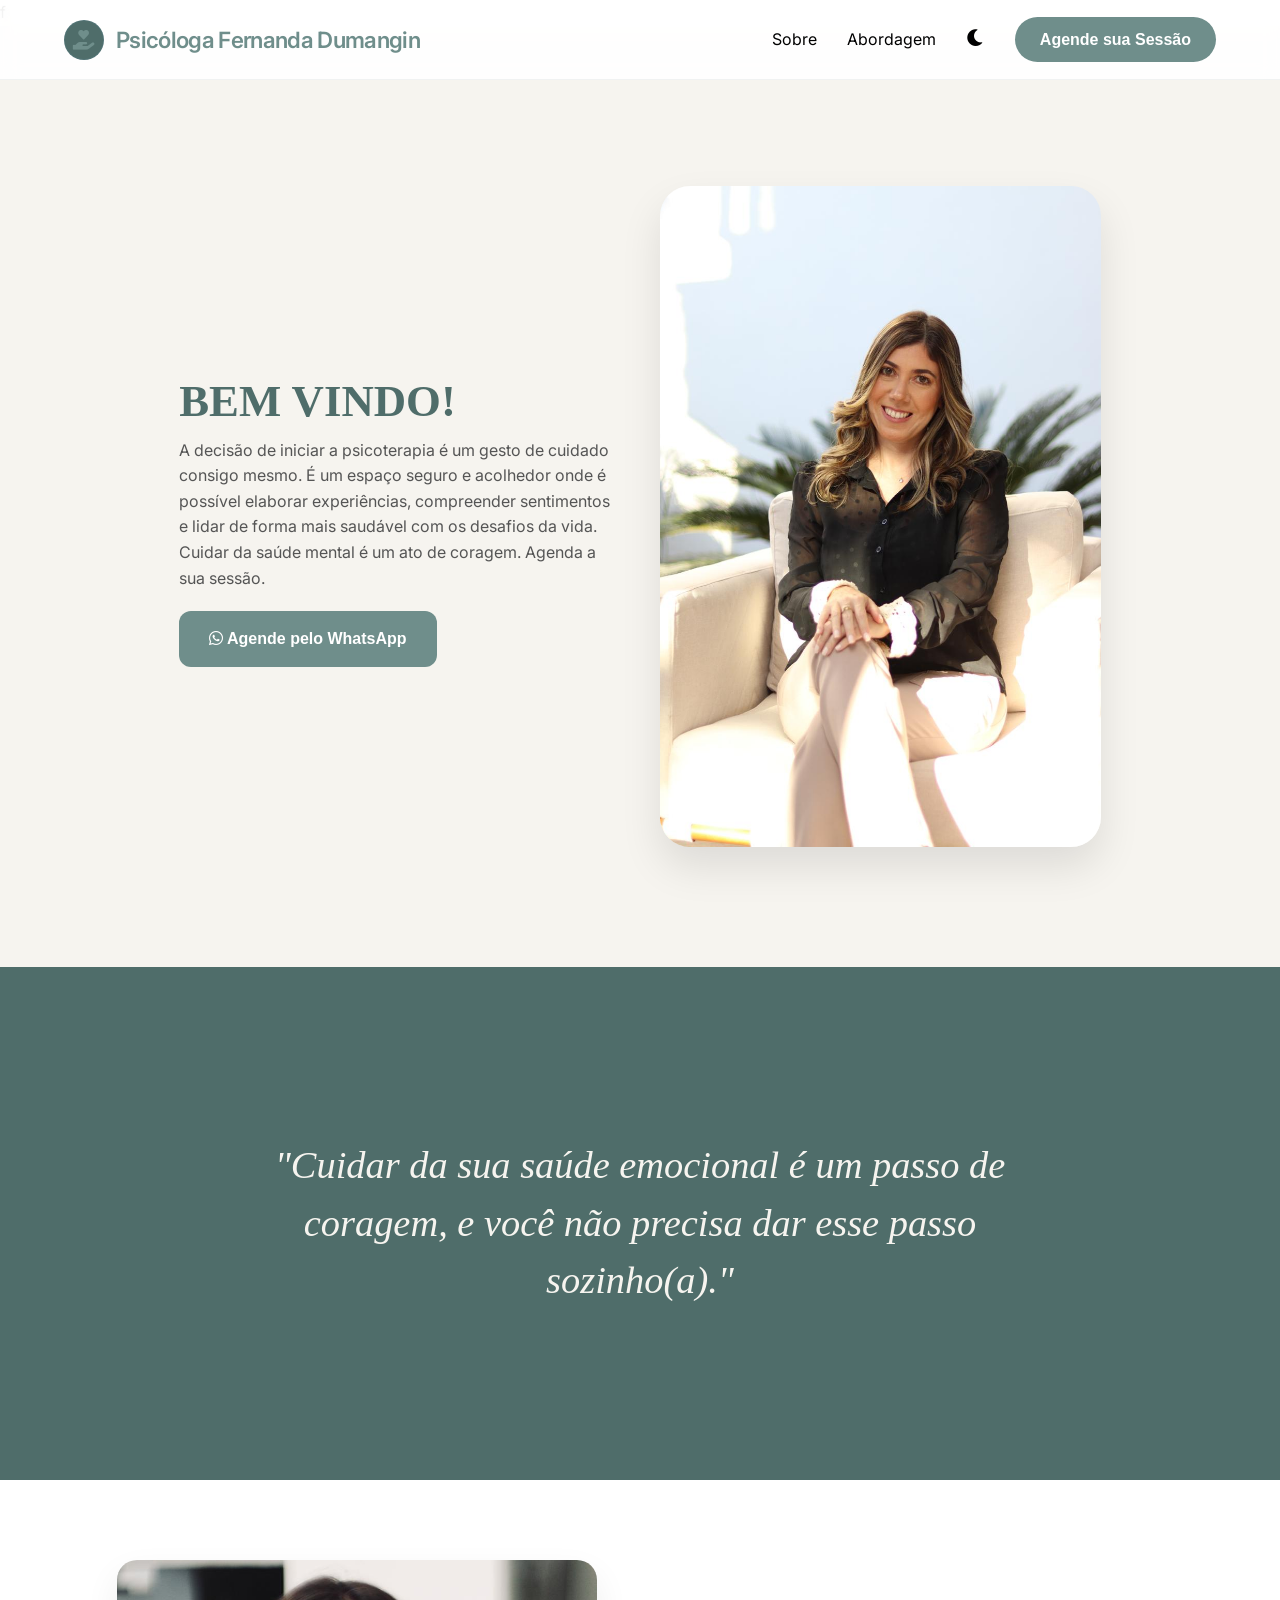
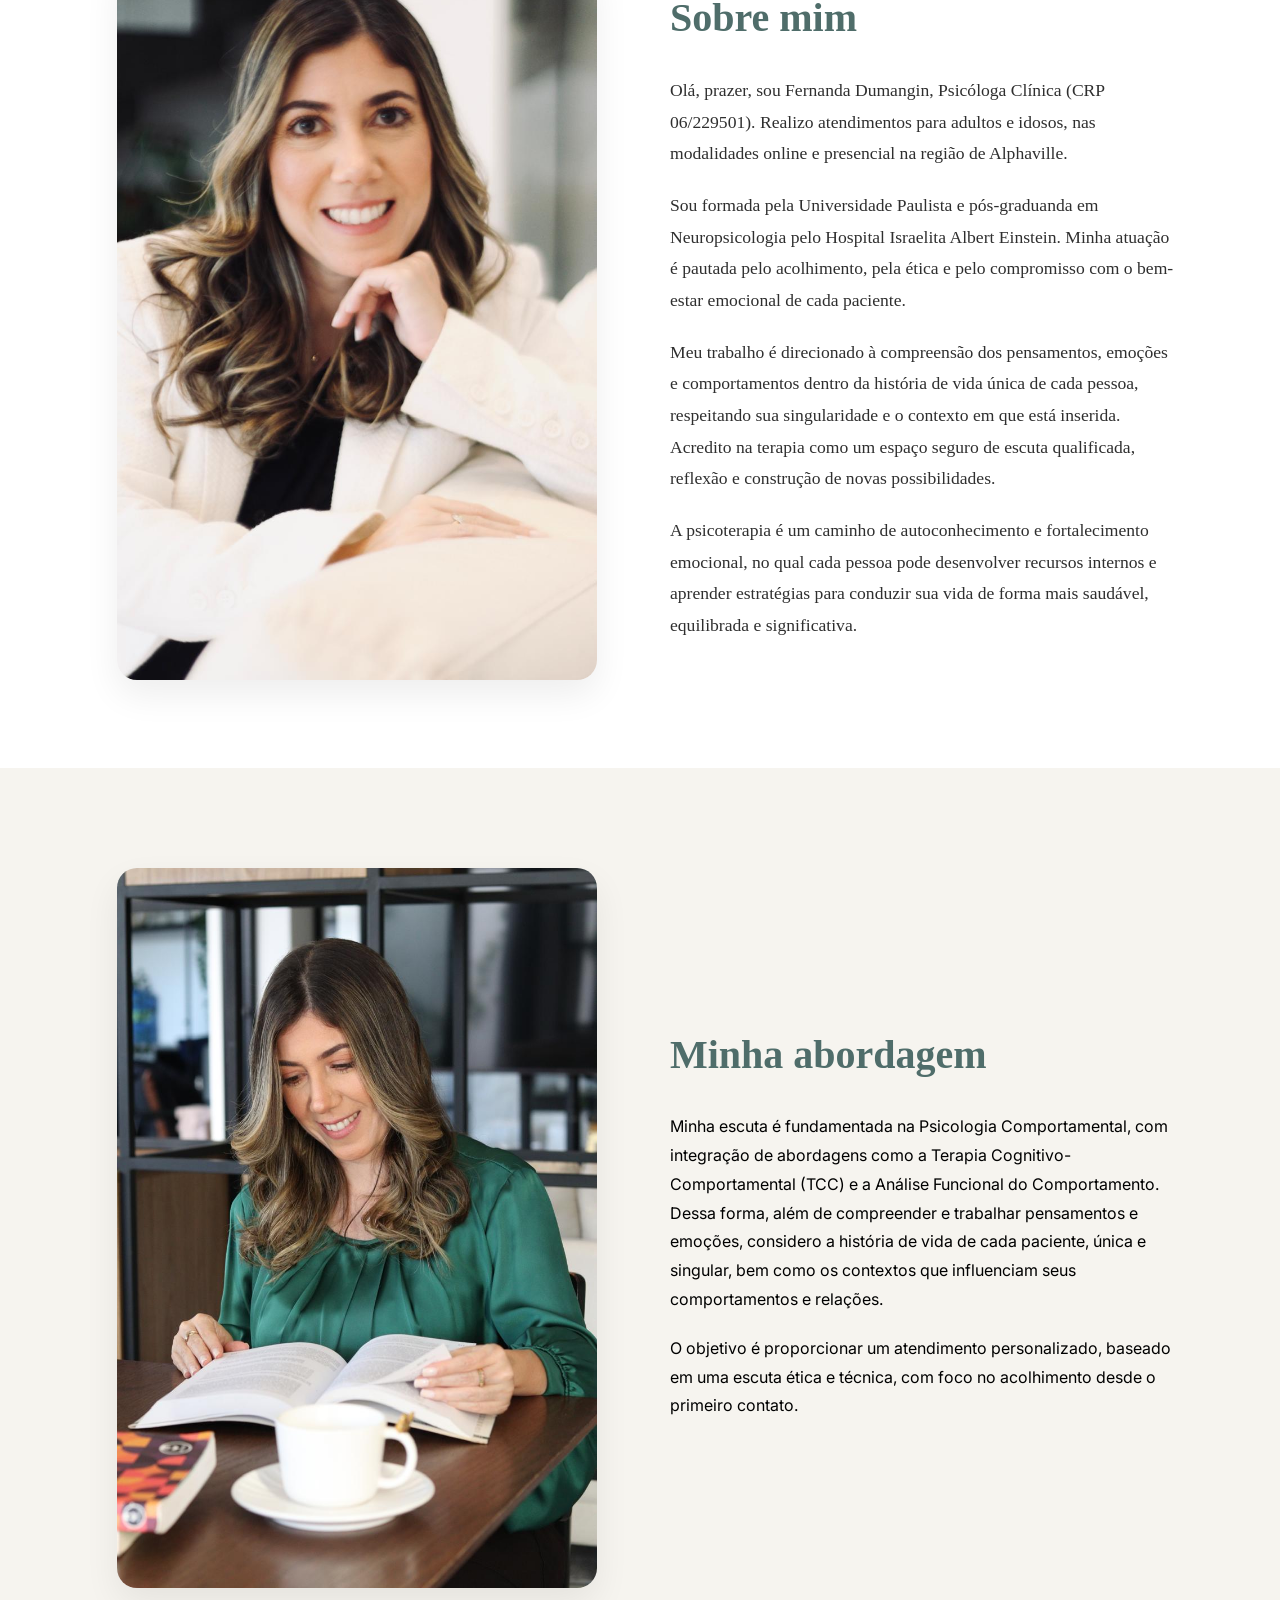
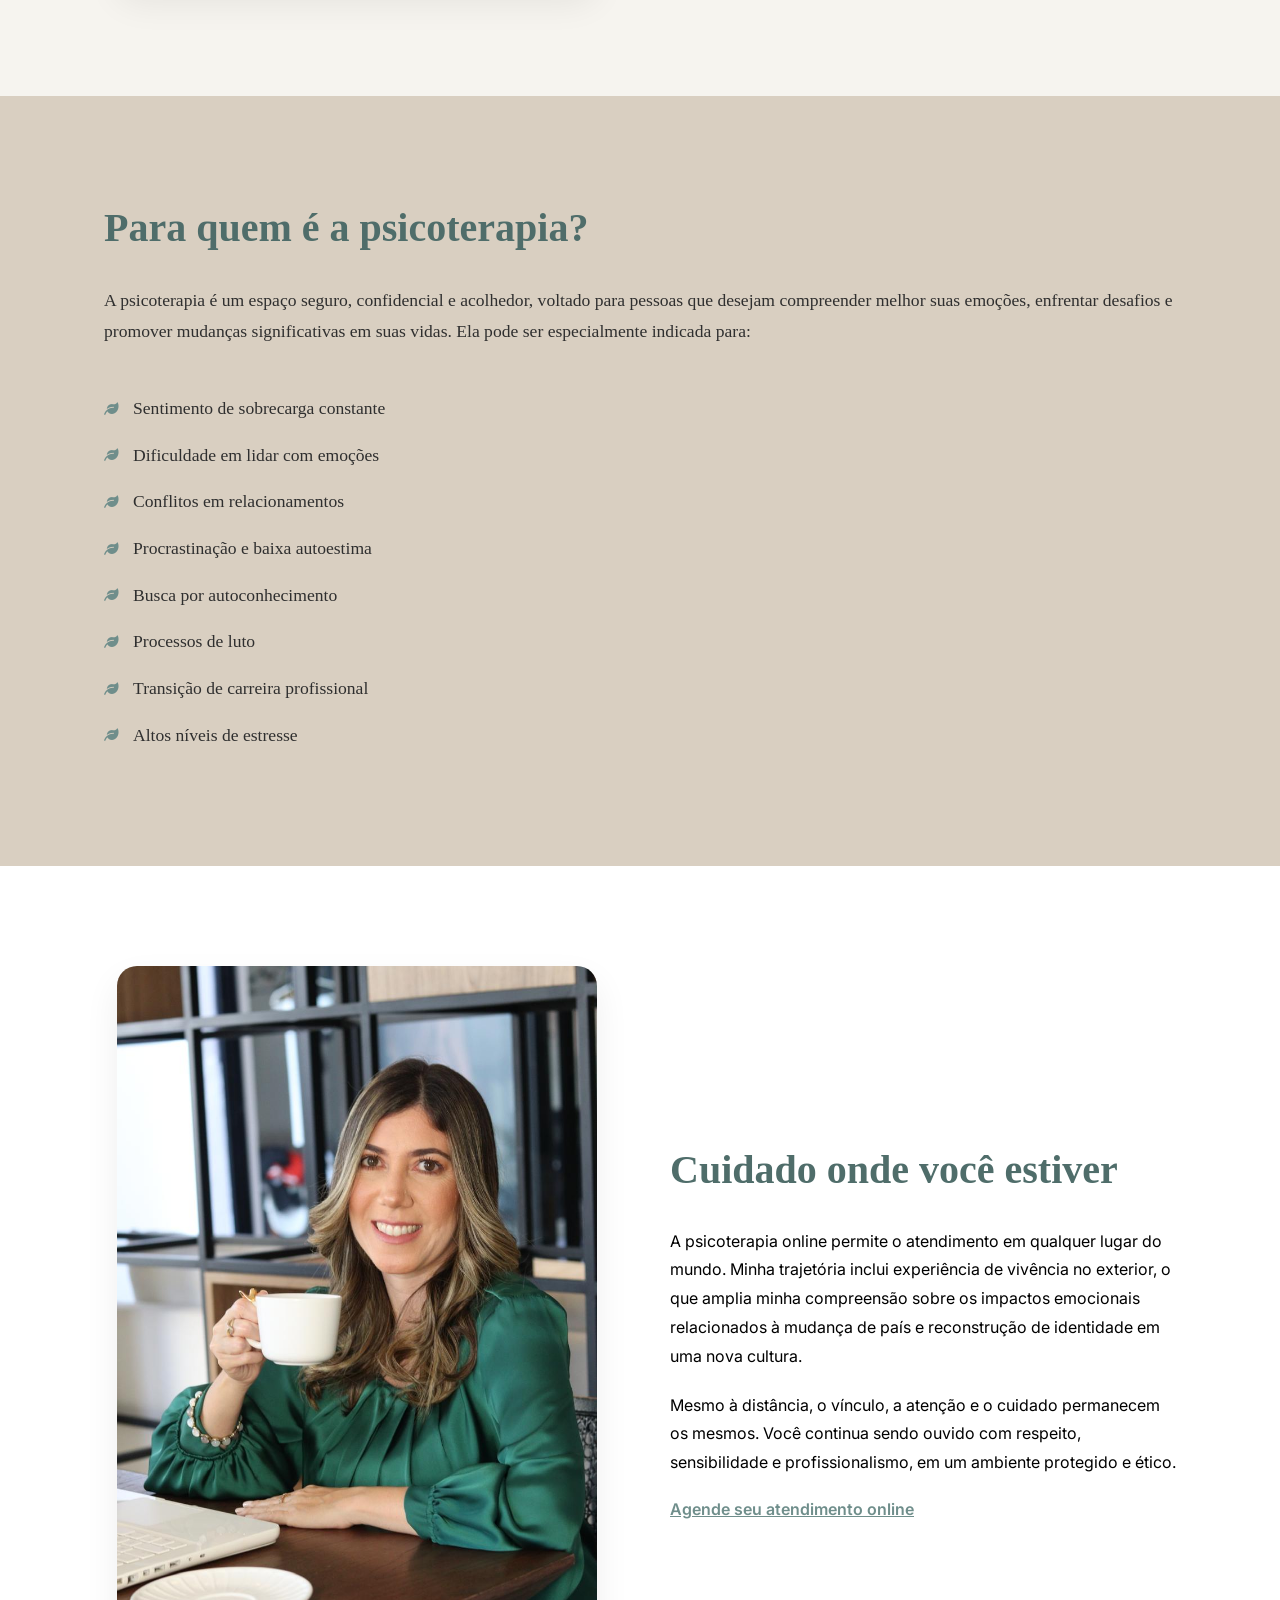
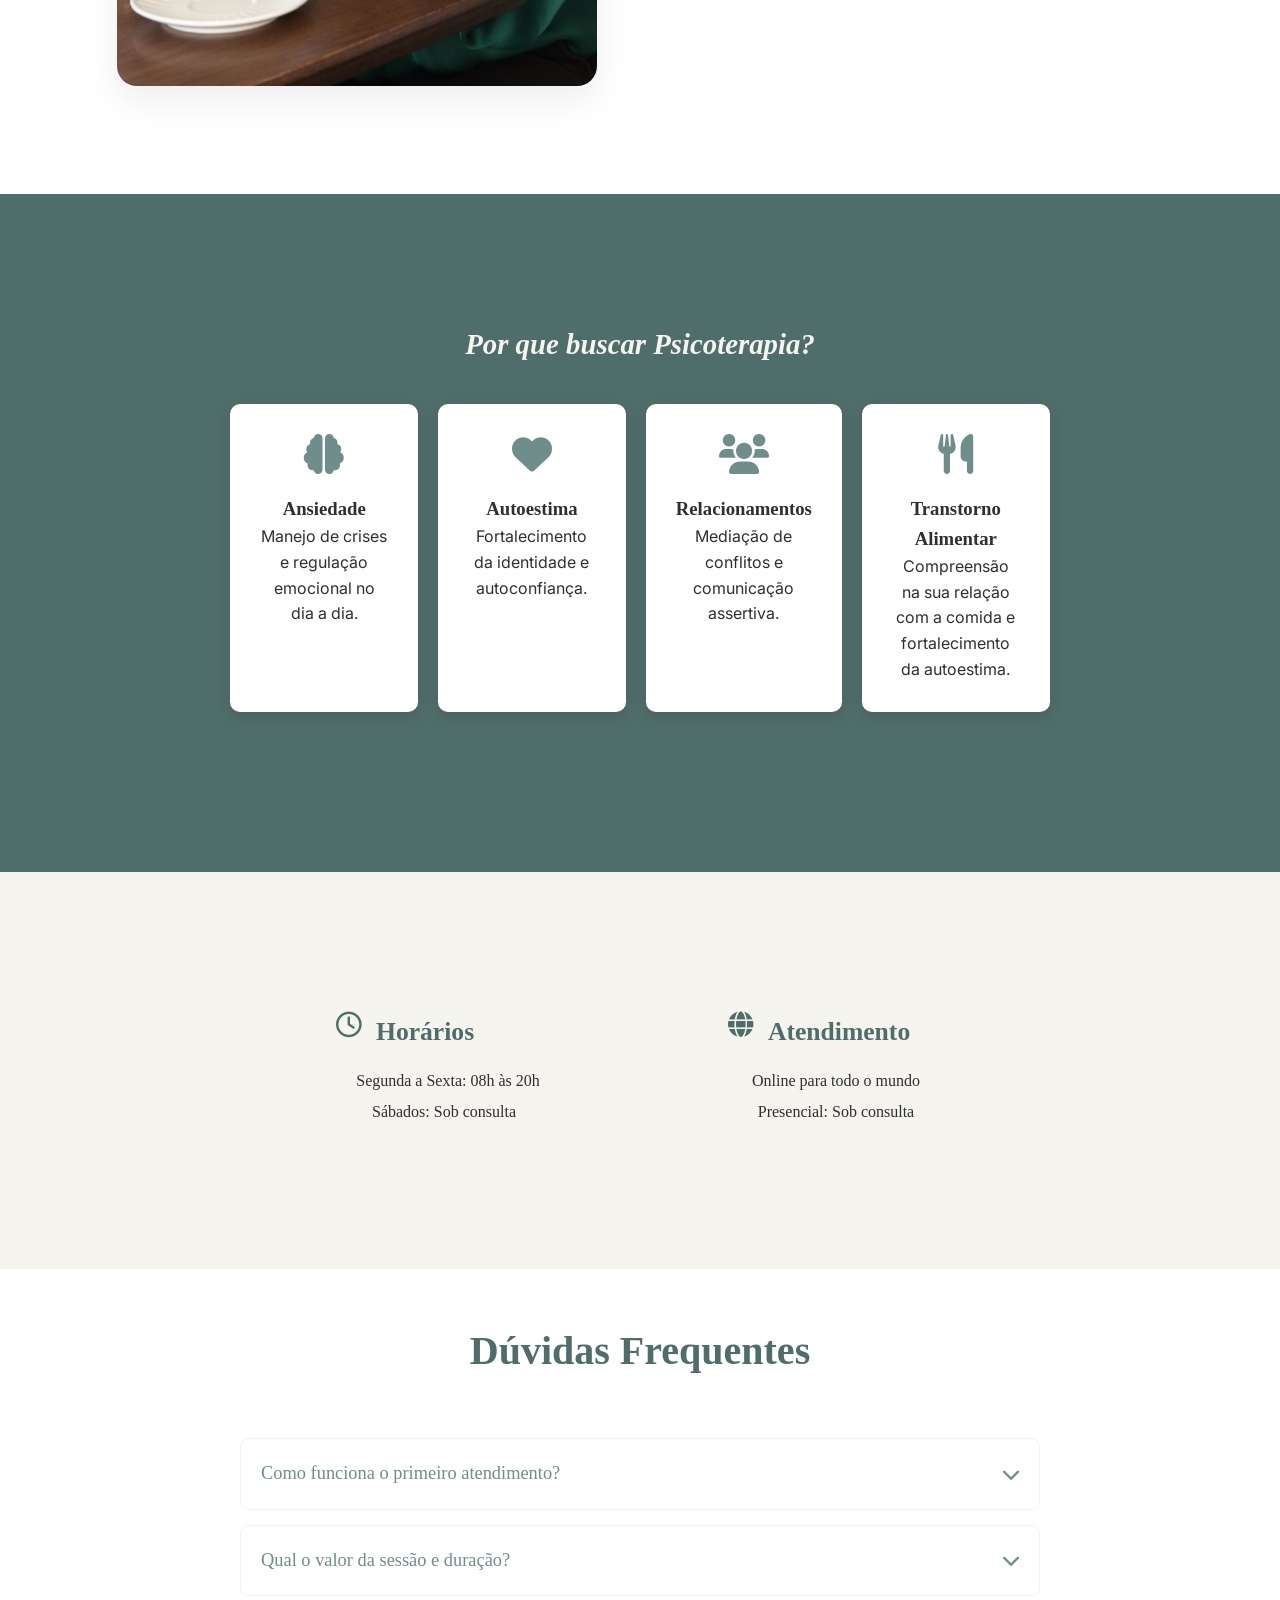
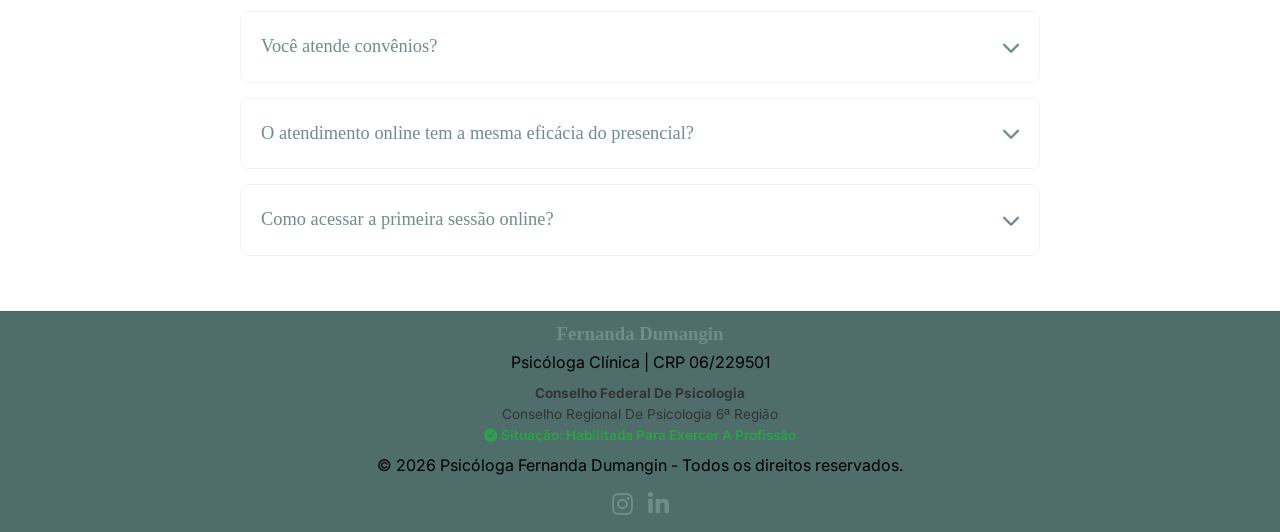
<file: index.html>
<!DOCTYPE html>
<html lang="pt-br">
<head>
    <meta charset="UTF-8">
    <meta name="viewport" content="width=device-width, initial-scale=1.0">
    <meta name="google-site-verification" content="naHrY0-erxEiu1j9HeQYzjx1nH9kXFmUpBjLBTB5NQI" />
    <meta name="description" content="Psicóloga Fernanda Dumangin - Atendimento clínico especializado para adultos e adolescentes. Online e Presencial.">
    <meta name="keywords" content="Psicóloga, Terapia, Fernanda Dumangin, Saúde Mental, Terapia Cognitivo-Comportamental, Atendimento Online, Para quem é a terapia">
    <meta property="og:title" content="Psicóloga Fernanda Dumangin">
    <meta property="og:description" content="Cuidar da sua saúde mental é o primeiro passo para o equilíbrio.">
    <meta property="og:image" content="https://psifernandadumangin.github.io/assets/fernanda.JPG">
    <meta property="og:url" content="https://psifernandadumangin.github.io">
    <meta property="og:type" content="website">
    <title>Fernanda Dumangin | Psicóloga Clínica</title>
    <link rel="icon" href="data:image/svg+xml,<svg xmlns='http://www.w3.org/2000/svg' viewBox='0 0 512 512'><path fill='%235a8ca0' d='M208 448V208c0-26.5 21.5-48 48-48h96c26.5 0 48 21.5 48 48v240c0 26.5-21.5 48-48 48h-96c-26.5 0-48-21.5-48-48zm48-416c-132.5 0-240 107.5-240 240v208c0 13.3 10.7 24 24 24h64c13.3 0 24-10.7 24-24V272c0-13.3-10.7-24-24-24H80c0-88.4 71.6-160 160-160s160 71.6 160 160h-48c-13.3 0-24 10.7-24 24v176c0 13.3 10.7 24 24 24h64c13.3 0 24-10.7 24-24V272c0-132.5-107.5-240-240-240z'/></svg>">
    <link rel="stylesheet" href="style.css">
    <link rel="stylesheet" href="https://cdnjs.cloudflare.com/ajax/libs/font-awesome/6.0.0/css/all.min.css">
    <link href="https://fonts.googleapis.com/css2?family=Inter:wght@300;400;600&display=swap" rel="stylesheet">
    <link href="https://fonts.googleapis.com/css2?family=Inter:wght@400;600;700&display=swap" rel="stylesheet">
</head>
<body>

<header>
    <div class="logo">
        <div class="logo-icon">
            <i class="fas fa-hand-holding-heart"></i> </div>
        <span>Psicóloga Fernanda Dumangin</span>
    </div>

    <nav>
        <ul>
            <li><a href="#sobre">Sobre</a></li>
            <li><a href="#abordagem">Abordagem</a></li>
            <li>
                <button id="theme-toggle" style="background:none; border:none; cursor:pointer; font-size:1.2rem;">
                <i id="theme-icon" class="fas fa-moon"></i>
                </button>
            </li>
            <li><a href="https://wa.me/5511989405665?text=Olá%20Fernanda,%20gostaria%20de%20maiores%20informações%20sobre%20o%20agendamento%20de%20consulta." class="btn-nav" target="_blank">Agende sua Sessão</a></li>
        </ul>
    </nav>
</header>
f
    <section class="hero">
        <div class="container hero-container">
            <div class="hero-content">
                <h1>BEM VINDO!</h1>
                <p>A decisão de iniciar a psicoterapia é um gesto de cuidado consigo mesmo. É um espaço seguro e acolhedor onde é possível elaborar experiências, compreender sentimentos e lidar de forma mais saudável com os desafios da vida. Cuidar da saúde mental é um ato de coragem. Agenda a sua sessão.</p>
                <a href="https://wa.me/5511989405665?text=Olá%20Fernanda,%20gostaria%20de%20maiores%20informações%20sobre%20o%20agendamento%20de%20consulta." class="cta-button">
                    <i class="fab fa-whatsapp"></i> Agende pelo WhatsApp
                </a>
            </div>
            <div class="hero-image">
                <img src="assets/fernanda-hero.JPG" alt="Psicóloga Fernanda Dumangin">
            </div>
        </div>
    </section>

    <section class="quote-section">
        <div class="container">
            <blockquote class="main-quote">
                "Cuidar da sua saúde emocional é um passo de coragem, e você não precisa dar esse passo sozinho(a)."
            </blockquote>
        </div>
    </section>

    <section id="sobre" class="section-split">
        <div class="container split-container">
            <div class="split-image">
                <img src="assets/fernanda.JPG" alt="Psicóloga Fernanda Dumangin">
            </div>
            
            <div class="split-content">
                <h2>Sobre mim</h2>
                <p>Olá, prazer, sou Fernanda Dumangin, Psicóloga Clínica (CRP 06/229501). Realizo atendimentos para adultos e idosos, nas modalidades online e presencial na região de Alphaville.</p>
                <p>Sou formada pela Universidade Paulista e pós-graduanda em Neuropsicologia pelo Hospital Israelita Albert Einstein. Minha atuação é pautada pelo acolhimento, pela ética e pelo compromisso com o bem-estar emocional de cada paciente.</p>
                <p>Meu trabalho é direcionado à compreensão dos pensamentos, emoções e comportamentos dentro da história de vida única de cada pessoa, respeitando sua singularidade e o contexto em que está inserida. Acredito na terapia como um espaço seguro de escuta qualificada, reflexão e construção de novas possibilidades.</p>
                <p>A psicoterapia é um caminho de autoconhecimento e fortalecimento emocional, no qual cada pessoa pode desenvolver recursos internos e aprender estratégias para conduzir sua vida de forma mais saudável, equilibrada e significativa.</p>
                      
            </div>
        </div>
    </section>

    <section id="abordagem" class="section-split alternate-bg">
        <div class="container split-container inverted">
            <div class="split-content">
                <h2>Minha abordagem</h2>
                <p>Minha escuta é fundamentada na Psicologia Comportamental, com integração de abordagens como a Terapia Cognitivo-Comportamental (TCC) e a Análise Funcional do Comportamento. Dessa forma, além de compreender e trabalhar pensamentos e emoções, considero a história de vida de cada paciente, única e singular, bem como os contextos que influenciam seus comportamentos e relações.</p>
                <p>O objetivo é proporcionar um atendimento personalizado, baseado em uma escuta ética e técnica, com foco no acolhimento desde o primeiro contato.</p>
            </div>
                <div class="split-image">
                    <img src="assets/consultorio-detalhe.JPG" alt="Minha Abordagem">
                </div>
        </div>
    </section>
    
    <section id="publico" class="section-split accent-bg">
        <div class="container split-container inverted">
            <div class="split-content">
                <h2>Para quem é a psicoterapia?</h2>
                <p>A psicoterapia é um espaço seguro, confidencial e acolhedor, voltado para pessoas que desejam compreender melhor suas emoções, enfrentar desafios e promover mudanças significativas em suas vidas.
                   Ela pode ser especialmente indicada para:</p>
                
                <ul class="lista-beneficios">
                    <li><i class="fas fa-leaf"></i> Sentimento de sobrecarga constante</li>
                    <li><i class="fas fa-leaf"></i> Dificuldade em lidar com emoções</li>
                    <li><i class="fas fa-leaf"></i> Conflitos em relacionamentos</li>
                    <li><i class="fas fa-leaf"></i> Procrastinação e baixa autoestima</li>
                    <li><i class="fas fa-leaf"></i> Busca por autoconhecimento</li>
                    <li><i class="fas fa-leaf"></i> Processos de luto</li>
                    <li><i class="fas fa-leaf"></i> Transição de carreira profissional</li>
                    <li><i class="fas fa-leaf"></i> Altos níveis de estresse</li>
                    
                </ul>
            </div>
            <!-- <div class="split-image">
                <img src="assets/terapia-contexto.jpg" alt="Representação de acolhimento">
            </div> -->
        </div>
    </section>

    <section id="online" class="section-split">
        <div class="container split-container inverted">
            <div class="split-content">
                <h2>Cuidado onde você estiver</h2>
                <p>A psicoterapia online permite o atendimento em qualquer lugar do mundo. Minha trajetória inclui experiência de vivência no exterior, o que amplia minha compreensão sobre os impactos emocionais relacionados à mudança de país e reconstrução de identidade em uma nova cultura.</p>
                <p>Mesmo à distância, o vínculo, a atenção e o cuidado permanecem os mesmos. Você continua sendo ouvido com respeito, sensibilidade e profissionalismo, em um ambiente protegido e ético.</p>
                <a href="#" class="link-destaque">Agende seu atendimento online</a>
            </div>
            <div class="split-image">
                <img src="assets/fernanda-notebook.JPG" alt="Atendimento Online">
            </div>
        </div>
    </section>
    
    <section id="especialidades" class="bg-light">
        <div class="container">
            <h3 class="frase-apoio">Por que buscar Psicoterapia?</h3>
            <div class="cards">
                <div class="card">
                    <i class="fas fa-brain"></i>
                    <h3>Ansiedade</h3>
                    <p>Manejo de crises e regulação emocional no dia a dia.</p>
                </div>
                <div class="card">
                    <i class="fas fa-heart"></i>
                    <h3>Autoestima</h3>
                    <p>Fortalecimento da identidade e autoconfiança.</p>
                </div>
                <div class="card">
                    <i class="fas fa-users"></i>
                    <h3>Relacionamentos</h3>
                    <p>Mediação de conflitos e comunicação assertiva.</p>
                </div>
                <div class="card">
                    <i class="fas fa-utensils"></i>
                    <h3>Transtorno Alimentar</h3>
                    <p>Compreensão na sua relação com a comida e fortalecimento da autoestima.</p>
                </div>
            </div>
        </div>
      </section>
    
        <!-- Cronograma e Selo de Atendimento -->
    <section class="info-pratica">
        <div class="container info-grid">
            <div class="info-item">
                <h3><i class="far fa-clock"></i> Horários</h3>
                <p>&nbsp;&nbsp;Segunda a Sexta: 08h às 20h</p>
                <p>Sábados: Sob consulta</p>
            </div>
            <div class="info-item">
                <h3><i class="fas fa-globe"></i> Atendimento</h3>
                <p>Online para todo o mundo</p>
                <p>Presencial: Sob consulta</p>
            </div>
        </div>
    </section>
    
    <!-- FAQ - Dúvidas Frequentes -->
        <section id="faq" class="container">
        <h2 class="section-title">Dúvidas Frequentes</h2>
        <div class="faq-grid">
            <details>
                <summary>Como funciona o primeiro atendimento? <i class="fas fa-chevron-down"></i></summary>
                <p>O primeiro atendimento é um momento de escuta e acolhimento, onde você poderá falar sobre a sua queixa, conhecer o funcionamento da psicoterapia e esclarecer dúvidas. É um espaço seguro para iniciarmos, juntos, um processo de cuidado.</p>
            </details>
    
            <details>
                <summary>Qual o valor da sessão e duração? <i class="fas fa-chevron-down"></i></summary>
                <p>As sessões têm duração média de 50 minutos. Para informações sobre valores e disponibilidade de horários, entre em contato pelo WhatsApp.</p>
            </details>
    
            <details>
                <summary>Você atende convênios? <i class="fas fa-chevron-down"></i></summary>
                <p>No momento, não atendo convênios, mas forneço recibo para que você possa solicitar reembolso junto ao seu plano de saúde. Os atendimentos são particulares, mas fico à disposição para esclarecer valores e verificar possibilidades que se adequem à sua necessidade.</p>
            </details>

             <details>
                <summary>O atendimento online tem a mesma eficácia do presencial? <i class="fas fa-chevron-down"></i></summary>
                <p>Sim. A psicoterapia online é reconhecida como uma modalidade eficaz e segura, apresentando resultados equivalentes ao atendimento presencial. 
                    Todos os atendimentos são realizados em ambiente virtual seguro, com garantia de sigilo e confidencialidade, conforme os princípios éticos da prática profissional.</p>
            </details>
            
            <details>
                <summary>Como acessar a primeira sessão online? <i class="fas fa-chevron-down"></i></summary>
                <p>Preparei um guia passo a passo bem simples para te ajudar a conectar na nossa sala virtual com segurança e privacidade.</p>
                <a href="guia_de_acesso.html" target="_blank" class="cta-button" style="margin-top: 10px; display: inline-flex; align-items: center; gap: 10px;">
                    <i class="fa-solid fa-book-open"></i> Acessar Guia Rápido
                </a>
            </details>
        </div>
    </section>
    
<footer class="footer">
    <div class="container footer-content">
        <div class="footer-info">
            <h3>Fernanda Dumangin</h3>
            <p>Psicóloga Clínica | CRP 06/229501</p>
        </div>
        
        <div class="footer-crp-status">
            <p><strong>Conselho Federal De Psicologia</strong></p>
            <p>Conselho Regional De Psicologia 6ª Região</p>
            <p class="status-badge"><i class="fas fa-check-circle"></i> Situação: Habilitada Para Exercer A Profissão</p>
        </div>

        <div class="footer-copyright">
            <p>&copy; 2026 Psicóloga Fernanda Dumangin - Todos os direitos reservados.</p>
        </div>
        <div class="footer-social">
            <a href="https://www.instagram.com/psi.fernandadumangin" target="_blank" class="social-icon instagram">
                <i class="fab fa-instagram"></i>
            </a>
            <a href="https://linkedin.com/in/seuperfil" target="_blank" class="social-icon linkedin">
                <i class="fab fa-linkedin-in"></i>
            </a>
        </div>
    </div>
</footer>
    
<script>
    const themeToggle = document.getElementById('theme-toggle');
    const themeIcon = document.getElementById('theme-icon');
    const body = document.body;

    // Verifica se o usuário já tinha uma preferência salva
    if (localStorage.getItem('theme') === 'dark') {
        body.classList.add('dark-mode');
        themeIcon.classList.replace('fa-moon', 'fa-sun');
    }

    themeToggle.addEventListener('click', () => {
        body.classList.toggle('dark-mode');
        
        if (body.classList.contains('dark-mode')) {
            localStorage.setItem('theme', 'dark');
            themeIcon.classList.replace('fa-moon', 'fa-sun');
        } else {
            localStorage.setItem('theme', 'light');
            themeIcon.classList.replace('fa-sun', 'fa-moon');
        }
    });
</script>    
</body>
</html>
</file>
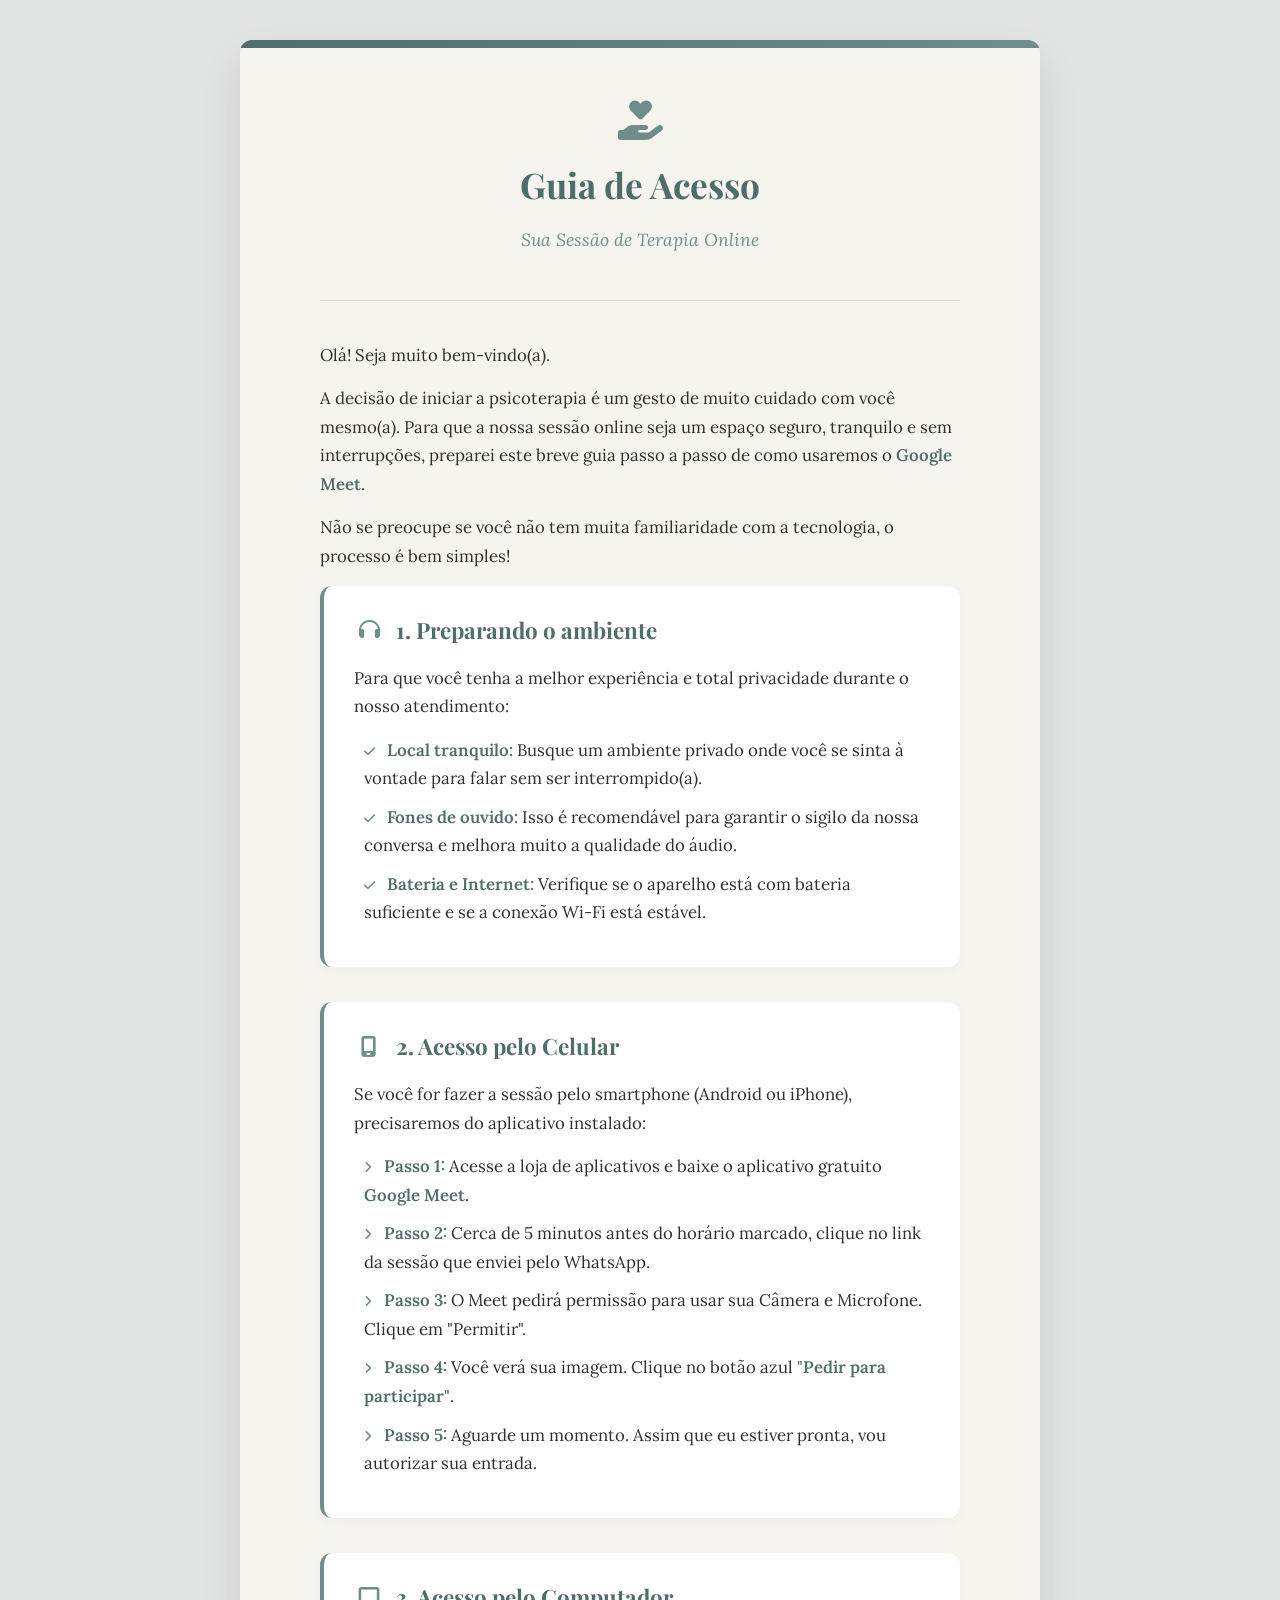
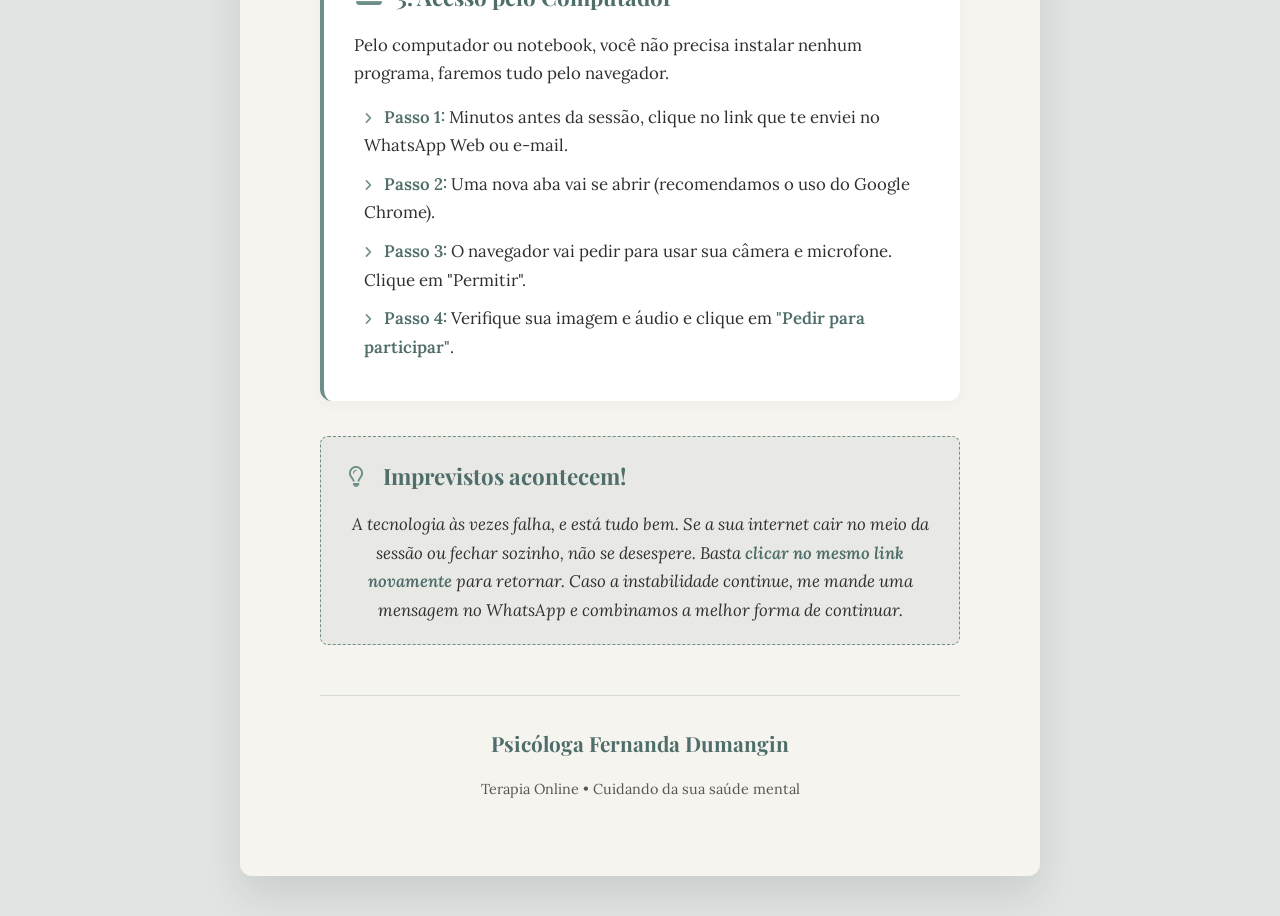
<file: Guia_de_acesso.html>
<!DOCTYPE html>
<html lang="pt-BR">
<head>
    <meta charset="UTF-8">
    <meta name="viewport" content="width=device-width, initial-scale=1.0">
    <title>Guia de Acesso - Terapia Online</title>
    <!-- Fontes do site da Fernanda -->
    <link rel="preconnect" href="https://fonts.googleapis.com">
    <link rel="preconnect" href="https://fonts.gstatic.com" crossorigin>
    <link href="https://fonts.googleapis.com/css2?family=Lora:ital,wght@0,400;0,500;1,400&family=Playfair+Display:ital,wght@0,600;0,700;1,600&display=swap" rel="stylesheet">
    <!-- Ícones -->
    <link rel="stylesheet" href="https://cdnjs.cloudflare.com/ajax/libs/font-awesome/6.4.0/css/all.min.css">
    
    <style>
        :root {
            --primary: #6F8E8B;        /* Verde sálvia */
            --secondary: #4F6D6A;      /* Verde profundo */
            --bg-light: #F6F4EF;       /* Off-white quente */
            --accent: #D9CFC1;         /* Areia */
            --text-color: #2F2F2F;     /* Grafite */
            --white: #FFFFFF;
        }

        * {
            margin: 0;
            padding: 0;
            box-sizing: border-box;
            /* Comando mágico que obriga o navegador a imprimir/salvar PDF com as cores de fundo */
            -webkit-print-color-adjust: exact !important;
            print-color-adjust: exact !important;
        }

        body {
            background-color: #e0e5e4; /* Fundo escuro atrás do "papel" */
            font-family: 'Lora', serif;
            color: var(--text-color);
            line-height: 1.7;
            padding: 40px 20px;
            display: flex;
            justify-content: center;
        }

        /* O formato da folha A4 */
        .a4-document {
            background-color: var(--bg-light); /* Off-white do site */
            width: 100%;
            max-width: 800px;
            padding: 60px 80px;
            border-radius: 12px;
            box-shadow: 0 20px 40px rgba(0,0,0,0.1);
            position: relative;
            overflow: hidden;
        }

        /* Detalhe de design no topo */
        .top-accent {
            position: absolute;
            top: 0;
            left: 0;
            width: 100%;
            height: 8px;
            background: linear-gradient(90deg, var(--secondary), var(--primary));
        }

        /* Cabeçalho */
        header {
            text-align: center;
            margin-bottom: 40px;
            padding-bottom: 30px;
            border-bottom: 1px solid rgba(79, 109, 106, 0.2);
        }

        .logo-icon {
            font-size: 2.5rem;
            color: var(--primary);
            margin-bottom: 15px;
        }

        h1 {
            font-family: 'Playfair Display', serif;
            color: var(--secondary);
            font-size: 2.2rem;
            margin-bottom: 10px;
        }

        .subtitle {
            font-size: 1.1rem;
            color: var(--primary);
            font-style: italic;
        }

        /* Seções */
        section {
            margin-bottom: 35px;
            background-color: var(--white);
            padding: 25px 30px;
            border-radius: 12px;
            border-left: 4px solid var(--primary);
            box-shadow: 0 4px 15px rgba(0,0,0,0.03);
        }

        h2 {
            font-family: 'Playfair Display', serif;
            color: var(--secondary);
            font-size: 1.4rem;
            margin-bottom: 15px;
            display: flex;
            align-items: center;
            gap: 12px;
        }

        h2 i {
            color: var(--primary);
            font-size: 1.3rem;
            width: 30px;
            text-align: center;
        }

        p {
            margin-bottom: 15px;
            font-size: 1.05rem;
        }

        ul {
            list-style-position: inside;
            margin-bottom: 15px;
            padding-left: 10px;
        }

        li {
            margin-bottom: 10px;
            font-size: 1.05rem;
        }

        li i {
            color: var(--primary);
            font-size: 0.8rem;
            margin-right: 8px;
        }

        /* Destaques (Tags e botões falsos) */
        strong {
            color: var(--secondary);
            font-weight: 600;
        }

        .highlight-box {
            background-color: rgba(111, 142, 139, 0.1);
            padding: 20px;
            border-radius: 8px;
            margin-top: 30px;
            text-align: center;
            border: 1px dashed var(--primary);
        }

        .highlight-box p {
            margin-bottom: 0;
            font-style: italic;
        }

        /* Rodapé */
        footer {
            text-align: center;
            margin-top: 50px;
            padding-top: 30px;
            border-top: 1px solid rgba(79, 109, 106, 0.2);
        }

        .footer-name {
            font-family: 'Playfair Display', serif;
            color: var(--secondary);
            font-size: 1.3rem;
            font-weight: bold;
        }

        .footer-crp {
            font-size: 0.9rem;
            color: var(--text-color);
            opacity: 0.8;
        }

        /* Ajustes para Impressão (Salvar como PDF) */
        @media print {
            @page {
                margin: 15mm 20mm; /* Define a margem branca natural do PDF */
            }
            body {
                background-color: var(--bg-light) !important; /* Pinta TODO o fundo do PDF de areia */
                padding: 0;
            }
            .a4-document {
                box-shadow: none;
                max-width: 100%;
                padding: 0;
                border-radius: 0;
                background-color: transparent !important; /* Deixa o body cuidar do fundo */
            }
            .top-accent {
                display: none; /* Esconde a barrinha absoluta para não bugar a página 2 */
            }
            header {
                border-top: 8px solid var(--primary); /* Traz a barrinha colorida para dentro do cabeçalho */
                padding-top: 35px;
                margin-bottom: 30px;
            }
            section {
                box-shadow: none;
                border: 1px solid rgba(0,0,0,0.1) !important;
                border-left: 4px solid var(--primary) !important;
                background-color: var(--white) !important; /* Mantém os cards brancos */
                break-inside: avoid;
                margin-bottom: 25px !important;
            }
            /* Removemos o empurrão do celular, o navegador alinhará perfeitamente dentro do fundo areia */
            #celular {
                margin-top: 17px !important; 
				break-before: page;
				break-inside: avoid;
				page-break-inside: avoid;
            }
            .highlight-box {
                background-color: rgba(111, 142, 139, 0.1) !important;
                border: 1px dashed var(--primary) !important;
				break-before: page;
				break-inside: avoid;
				page-break-inside: avoid;
            }
        }

        /* Ajustes para Celular (Leitura em tela) */
        @media (max-width: 768px) {
            .a4-document {
                padding: 40px 20px;
            }
            h1 {
                font-size: 1.8rem;
            }
            section {
                padding: 20px 15px;
            }
        }
    </style>
</head>
<body>

    <div class="a4-document">
        <div class="top-accent"></div>

        <header>
            <i class="fa-solid fa-hand-holding-heart logo-icon"></i>
            <h1>Guia de Acesso</h1>
            <p class="subtitle">Sua Sessão de Terapia Online</p>
        </header>

        <p>Olá! Seja muito bem-vindo(a).</p>
        <p>A decisão de iniciar a psicoterapia é um gesto de muito cuidado com você mesmo(a). Para que a nossa sessão online seja um espaço seguro, tranquilo e sem interrupções, preparei este breve guia passo a passo de como usaremos o <strong>Google Meet</strong>.</p>
        <p>Não se preocupe se você não tem muita familiaridade com a tecnologia, o processo é bem simples!</p>

        <section>
            <h2><i class="fa-solid fa-headphones"></i> 1. Preparando o ambiente</h2>
            <p>Para que você tenha a melhor experiência e total privacidade durante o nosso atendimento:</p>
            <ul style="list-style-type: none;">
                <li><i class="fa-solid fa-check"></i> <strong>Local tranquilo:</strong> Busque um ambiente privado onde você se sinta à vontade para falar sem ser interrompido(a).</li>
                <li><i class="fa-solid fa-check"></i> <strong>Fones de ouvido:</strong> Isso é recomendável para garantir o sigilo da nossa conversa e melhora muito a qualidade do áudio.</li>
                <li><i class="fa-solid fa-check"></i> <strong>Bateria e Internet:</strong> Verifique se o aparelho está com bateria suficiente e se a conexão Wi-Fi está estável.</li>
            </ul>
        </section>

        <section id="celular">
            <h2><i class="fa-solid fa-mobile-screen"></i> 2. Acesso pelo Celular</h2>
            <p>Se você for fazer a sessão pelo smartphone (Android ou iPhone), precisaremos do aplicativo instalado:</p>
            <ul style="list-style-type: none;">
                <li><i class="fa-solid fa-angle-right"></i> <strong>Passo 1:</strong> Acesse a loja de aplicativos e baixe o aplicativo gratuito <strong>Google Meet</strong>.</li>
                <li><i class="fa-solid fa-angle-right"></i> <strong>Passo 2:</strong> Cerca de 5 minutos antes do horário marcado, clique no link da sessão que enviei pelo WhatsApp.</li>
                <li><i class="fa-solid fa-angle-right"></i> <strong>Passo 3:</strong> O Meet pedirá permissão para usar sua Câmera e Microfone. Clique em "Permitir".</li>
                <li><i class="fa-solid fa-angle-right"></i> <strong>Passo 4:</strong> Você verá sua imagem. Clique no botão azul <strong>"Pedir para participar"</strong>.</li>
                <li><i class="fa-solid fa-angle-right"></i> <strong>Passo 5:</strong> Aguarde um momento. Assim que eu estiver pronta, vou autorizar sua entrada.</li>
            </ul>
        </section>

        <section>
            <h2><i class="fa-solid fa-laptop"></i> 3. Acesso pelo Computador</h2>
            <p>Pelo computador ou notebook, você não precisa instalar nenhum programa, faremos tudo pelo navegador.</p>
            <ul style="list-style-type: none;">
                <li><i class="fa-solid fa-angle-right"></i> <strong>Passo 1:</strong> Minutos antes da sessão, clique no link que te enviei no WhatsApp Web ou e-mail.</li>
                <li><i class="fa-solid fa-angle-right"></i> <strong>Passo 2:</strong> Uma nova aba vai se abrir (recomendamos o uso do Google Chrome).</li>
                <li><i class="fa-solid fa-angle-right"></i> <strong>Passo 3:</strong> O navegador vai pedir para usar sua câmera e microfone. Clique em "Permitir".</li>
                <li><i class="fa-solid fa-angle-right"></i> <strong>Passo 4:</strong> Verifique sua imagem e áudio e clique em <strong>"Pedir para participar"</strong>.</li>
            </ul>
        </section>

        <div class="highlight-box">
            <h2><i class="fa-regular fa-lightbulb"></i> Imprevistos acontecem!</h2>
            <p>A tecnologia às vezes falha, e está tudo bem. Se a sua internet cair no meio da sessão ou fechar sozinho, não se desespere. Basta <strong>clicar no mesmo link novamente</strong> para retornar. Caso a instabilidade continue, me mande uma mensagem no WhatsApp e combinamos a melhor forma de continuar.</p>
        </div>

        <footer>
            <p class="footer-name">Psicóloga Fernanda Dumangin</p>
            <p class="footer-crp">Terapia Online • Cuidando da sua saúde mental</p>
        </footer>

    </div>

</body>

</html>
</file>
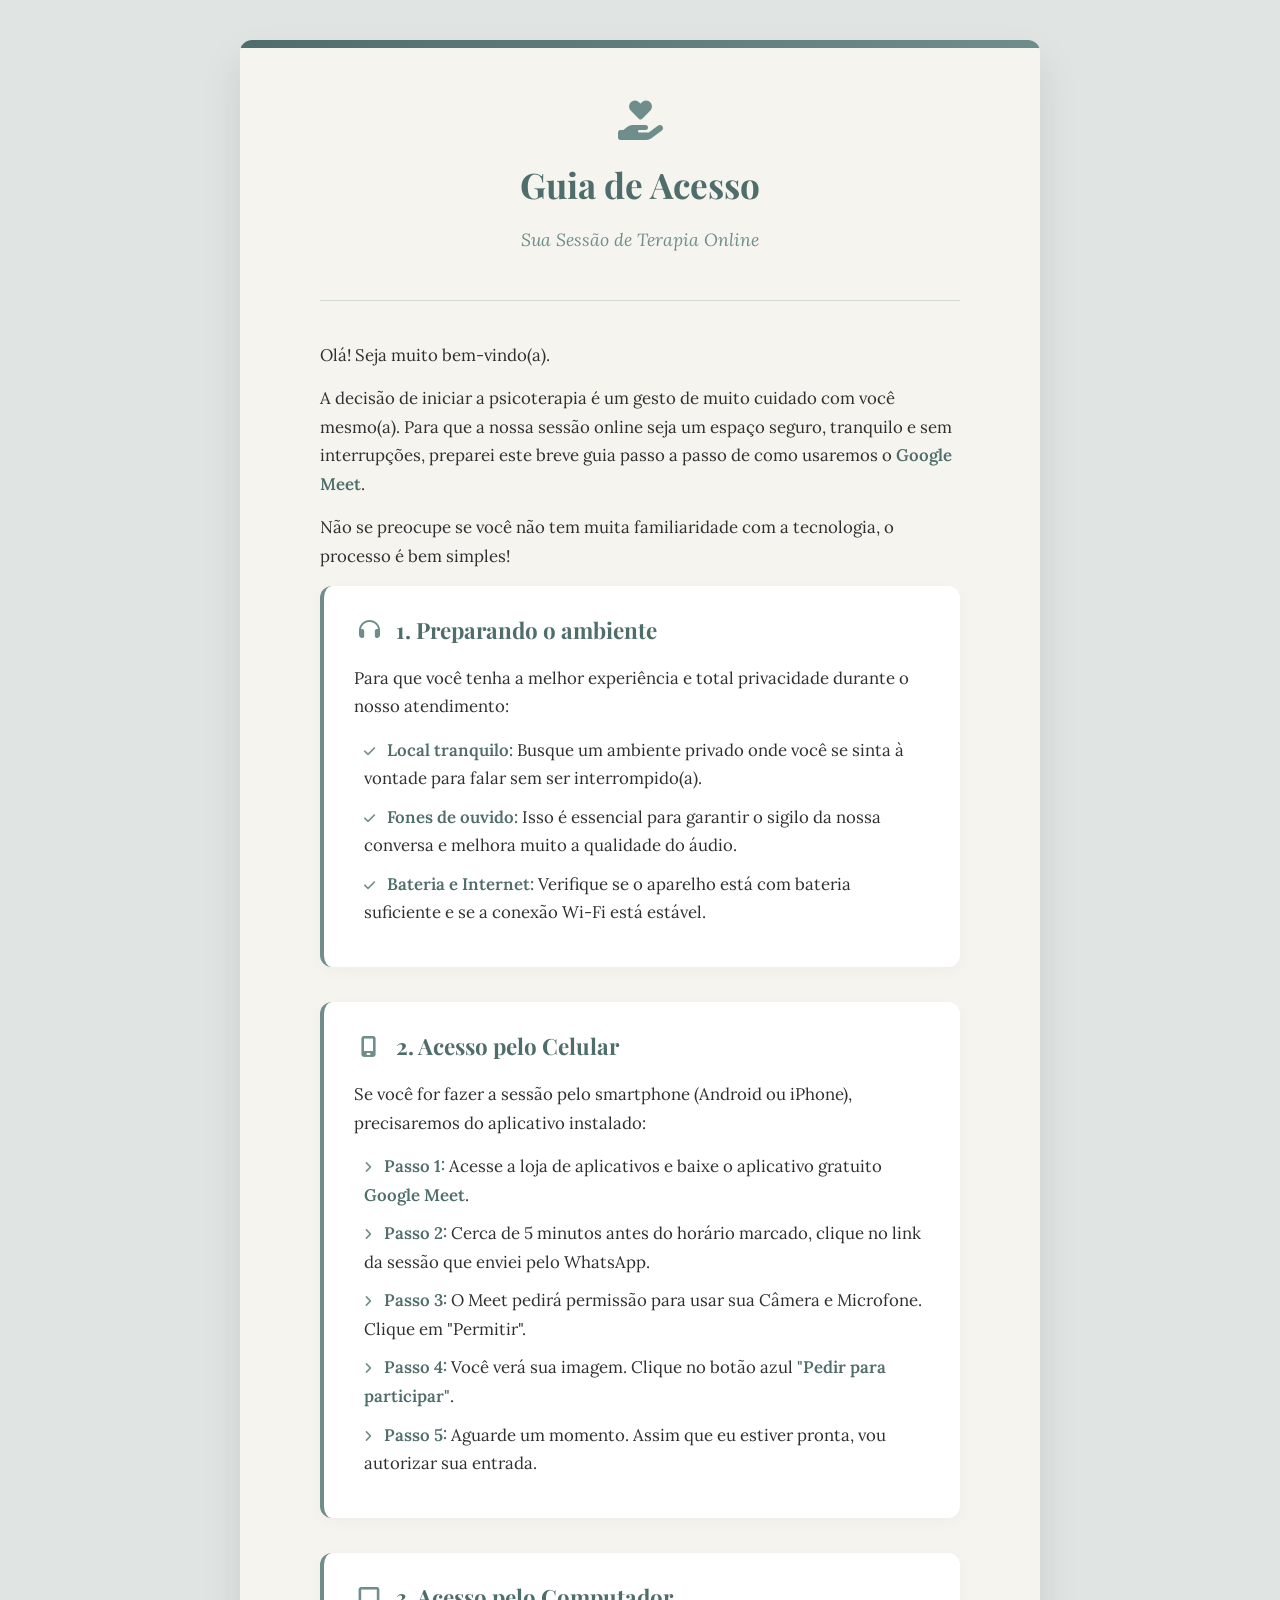
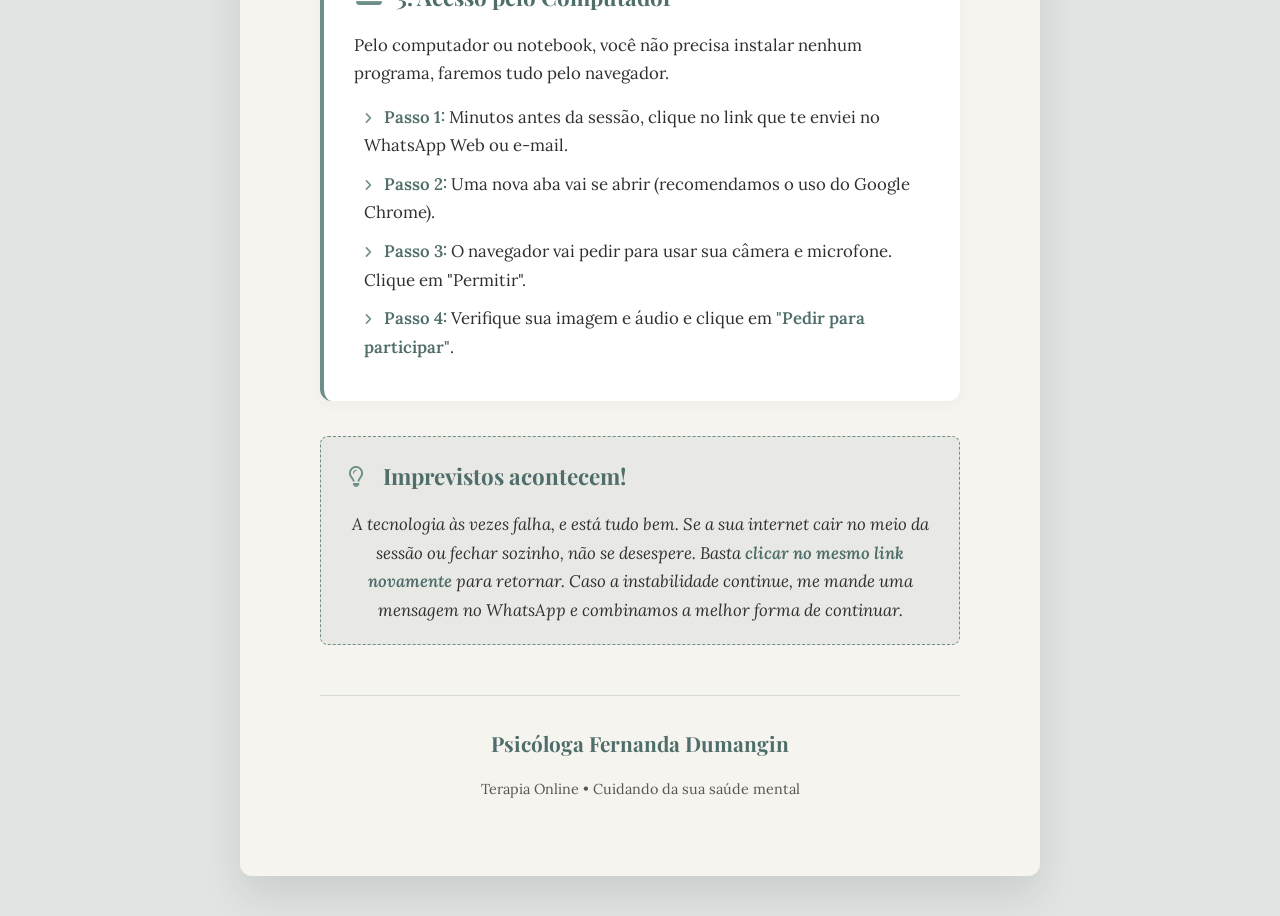
<file: Guia_de_acesso.html.html>
<!DOCTYPE html>
<html lang="pt-BR">
<head>
    <meta charset="UTF-8">
    <meta name="viewport" content="width=device-width, initial-scale=1.0">
    <title>Guia de Acesso - Terapia Online</title>
    <!-- Fontes do site da Fernanda -->
    <link rel="preconnect" href="https://fonts.googleapis.com">
    <link rel="preconnect" href="https://fonts.gstatic.com" crossorigin>
    <link href="https://fonts.googleapis.com/css2?family=Lora:ital,wght@0,400;0,500;1,400&family=Playfair+Display:ital,wght@0,600;0,700;1,600&display=swap" rel="stylesheet">
    <!-- Ícones -->
    <link rel="stylesheet" href="https://cdnjs.cloudflare.com/ajax/libs/font-awesome/6.4.0/css/all.min.css">
    
    <style>
        :root {
            --primary: #6F8E8B;        /* Verde sálvia */
            --secondary: #4F6D6A;      /* Verde profundo */
            --bg-light: #F6F4EF;       /* Off-white quente */
            --accent: #D9CFC1;         /* Areia */
            --text-color: #2F2F2F;     /* Grafite */
            --white: #FFFFFF;
        }

        * {
            margin: 0;
            padding: 0;
            box-sizing: border-box;
            /* Comando mágico que obriga o navegador a imprimir/salvar PDF com as cores de fundo */
            -webkit-print-color-adjust: exact !important;
            print-color-adjust: exact !important;
        }

        body {
            background-color: #e0e5e4; /* Fundo escuro atrás do "papel" */
            font-family: 'Lora', serif;
            color: var(--text-color);
            line-height: 1.7;
            padding: 40px 20px;
            display: flex;
            justify-content: center;
        }

        /* O formato da folha A4 */
        .a4-document {
            background-color: var(--bg-light); /* Off-white do site */
            width: 100%;
            max-width: 800px;
            padding: 60px 80px;
            border-radius: 12px;
            box-shadow: 0 20px 40px rgba(0,0,0,0.1);
            position: relative;
            overflow: hidden;
        }

        /* Detalhe de design no topo */
        .top-accent {
            position: absolute;
            top: 0;
            left: 0;
            width: 100%;
            height: 8px;
            background: linear-gradient(90deg, var(--secondary), var(--primary));
        }

        /* Cabeçalho */
        header {
            text-align: center;
            margin-bottom: 40px;
            padding-bottom: 30px;
            border-bottom: 1px solid rgba(79, 109, 106, 0.2);
        }

        .logo-icon {
            font-size: 2.5rem;
            color: var(--primary);
            margin-bottom: 15px;
        }

        h1 {
            font-family: 'Playfair Display', serif;
            color: var(--secondary);
            font-size: 2.2rem;
            margin-bottom: 10px;
        }

        .subtitle {
            font-size: 1.1rem;
            color: var(--primary);
            font-style: italic;
        }

        /* Seções */
        section {
            margin-bottom: 35px;
            background-color: var(--white);
            padding: 25px 30px;
            border-radius: 12px;
            border-left: 4px solid var(--primary);
            box-shadow: 0 4px 15px rgba(0,0,0,0.03);
        }

        h2 {
            font-family: 'Playfair Display', serif;
            color: var(--secondary);
            font-size: 1.4rem;
            margin-bottom: 15px;
            display: flex;
            align-items: center;
            gap: 12px;
        }

        h2 i {
            color: var(--primary);
            font-size: 1.3rem;
            width: 30px;
            text-align: center;
        }

        p {
            margin-bottom: 15px;
            font-size: 1.05rem;
        }

        ul {
            list-style-position: inside;
            margin-bottom: 15px;
            padding-left: 10px;
        }

        li {
            margin-bottom: 10px;
            font-size: 1.05rem;
        }

        li i {
            color: var(--primary);
            font-size: 0.8rem;
            margin-right: 8px;
        }

        /* Destaques (Tags e botões falsos) */
        strong {
            color: var(--secondary);
            font-weight: 600;
        }

        .highlight-box {
            background-color: rgba(111, 142, 139, 0.1);
            padding: 20px;
            border-radius: 8px;
            margin-top: 30px;
            text-align: center;
            border: 1px dashed var(--primary);
        }

        .highlight-box p {
            margin-bottom: 0;
            font-style: italic;
        }

        /* Rodapé */
        footer {
            text-align: center;
            margin-top: 50px;
            padding-top: 30px;
            border-top: 1px solid rgba(79, 109, 106, 0.2);
        }

        .footer-name {
            font-family: 'Playfair Display', serif;
            color: var(--secondary);
            font-size: 1.3rem;
            font-weight: bold;
        }

        .footer-crp {
            font-size: 0.9rem;
            color: var(--text-color);
            opacity: 0.8;
        }

        /* Ajustes para Impressão (Salvar como PDF) */
        @media print {
            @page {
                margin: 15mm 20mm; /* Define a margem branca natural do PDF */
            }
            body {
                background-color: var(--bg-light) !important; /* Pinta TODO o fundo do PDF de areia */
                padding: 0;
            }
            .a4-document {
                box-shadow: none;
                max-width: 100%;
                padding: 0;
                border-radius: 0;
                background-color: transparent !important; /* Deixa o body cuidar do fundo */
            }
            .top-accent {
                display: none; /* Esconde a barrinha absoluta para não bugar a página 2 */
            }
            header {
                border-top: 8px solid var(--primary); /* Traz a barrinha colorida para dentro do cabeçalho */
                padding-top: 35px;
                margin-bottom: 30px;
            }
            section {
                box-shadow: none;
                border: 1px solid rgba(0,0,0,0.1) !important;
                border-left: 4px solid var(--primary) !important;
                background-color: var(--white) !important; /* Mantém os cards brancos */
                break-inside: avoid;
                margin-bottom: 25px !important;
            }
            /* Removemos o empurrão do celular, o navegador alinhará perfeitamente dentro do fundo areia */
            #celular {
                margin-top: 17px !important; 
				break-before: page;
				break-inside: avoid;
				page-break-inside: avoid;
            }
            .highlight-box {
                background-color: rgba(111, 142, 139, 0.1) !important;
                border: 1px dashed var(--primary) !important;
				break-before: page;
				break-inside: avoid;
				page-break-inside: avoid;
            }
        }

        /* Ajustes para Celular (Leitura em tela) */
        @media (max-width: 768px) {
            .a4-document {
                padding: 40px 20px;
            }
            h1 {
                font-size: 1.8rem;
            }
            section {
                padding: 20px 15px;
            }
        }
    </style>
</head>
<body>

    <div class="a4-document">
        <div class="top-accent"></div>

        <header>
            <i class="fa-solid fa-hand-holding-heart logo-icon"></i>
            <h1>Guia de Acesso</h1>
            <p class="subtitle">Sua Sessão de Terapia Online</p>
        </header>

        <p>Olá! Seja muito bem-vindo(a).</p>
        <p>A decisão de iniciar a psicoterapia é um gesto de muito cuidado com você mesmo(a). Para que a nossa sessão online seja um espaço seguro, tranquilo e sem interrupções, preparei este breve guia passo a passo de como usaremos o <strong>Google Meet</strong>.</p>
        <p>Não se preocupe se você não tem muita familiaridade com a tecnologia, o processo é bem simples!</p>

        <section>
            <h2><i class="fa-solid fa-headphones"></i> 1. Preparando o ambiente</h2>
            <p>Para que você tenha a melhor experiência e total privacidade durante o nosso atendimento:</p>
            <ul style="list-style-type: none;">
                <li><i class="fa-solid fa-check"></i> <strong>Local tranquilo:</strong> Busque um ambiente privado onde você se sinta à vontade para falar sem ser interrompido(a).</li>
                <li><i class="fa-solid fa-check"></i> <strong>Fones de ouvido:</strong> Isso é essencial para garantir o sigilo da nossa conversa e melhora muito a qualidade do áudio.</li>
                <li><i class="fa-solid fa-check"></i> <strong>Bateria e Internet:</strong> Verifique se o aparelho está com bateria suficiente e se a conexão Wi-Fi está estável.</li>
            </ul>
        </section>

        <section id="celular">
            <h2><i class="fa-solid fa-mobile-screen"></i> 2. Acesso pelo Celular</h2>
            <p>Se você for fazer a sessão pelo smartphone (Android ou iPhone), precisaremos do aplicativo instalado:</p>
            <ul style="list-style-type: none;">
                <li><i class="fa-solid fa-angle-right"></i> <strong>Passo 1:</strong> Acesse a loja de aplicativos e baixe o aplicativo gratuito <strong>Google Meet</strong>.</li>
                <li><i class="fa-solid fa-angle-right"></i> <strong>Passo 2:</strong> Cerca de 5 minutos antes do horário marcado, clique no link da sessão que enviei pelo WhatsApp.</li>
                <li><i class="fa-solid fa-angle-right"></i> <strong>Passo 3:</strong> O Meet pedirá permissão para usar sua Câmera e Microfone. Clique em "Permitir".</li>
                <li><i class="fa-solid fa-angle-right"></i> <strong>Passo 4:</strong> Você verá sua imagem. Clique no botão azul <strong>"Pedir para participar"</strong>.</li>
                <li><i class="fa-solid fa-angle-right"></i> <strong>Passo 5:</strong> Aguarde um momento. Assim que eu estiver pronta, vou autorizar sua entrada.</li>
            </ul>
        </section>

        <section>
            <h2><i class="fa-solid fa-laptop"></i> 3. Acesso pelo Computador</h2>
            <p>Pelo computador ou notebook, você não precisa instalar nenhum programa, faremos tudo pelo navegador.</p>
            <ul style="list-style-type: none;">
                <li><i class="fa-solid fa-angle-right"></i> <strong>Passo 1:</strong> Minutos antes da sessão, clique no link que te enviei no WhatsApp Web ou e-mail.</li>
                <li><i class="fa-solid fa-angle-right"></i> <strong>Passo 2:</strong> Uma nova aba vai se abrir (recomendamos o uso do Google Chrome).</li>
                <li><i class="fa-solid fa-angle-right"></i> <strong>Passo 3:</strong> O navegador vai pedir para usar sua câmera e microfone. Clique em "Permitir".</li>
                <li><i class="fa-solid fa-angle-right"></i> <strong>Passo 4:</strong> Verifique sua imagem e áudio e clique em <strong>"Pedir para participar"</strong>.</li>
            </ul>
        </section>

        <div class="highlight-box">
            <h2><i class="fa-regular fa-lightbulb"></i> Imprevistos acontecem!</h2>
            <p>A tecnologia às vezes falha, e está tudo bem. Se a sua internet cair no meio da sessão ou fechar sozinho, não se desespere. Basta <strong>clicar no mesmo link novamente</strong> para retornar. Caso a instabilidade continue, me mande uma mensagem no WhatsApp e combinamos a melhor forma de continuar.</p>
        </div>

        <footer>
            <p class="footer-name">Psicóloga Fernanda Dumangin</p>
            <p class="footer-crp">Terapia Online • Cuidando da sua saúde mental</p>
        </footer>

    </div>

</body>
</html>
</file>
<file: style.css>
html {
    scroll-behavior: smooth;
}
/* 1. IMPORTAÇÃO DE FONTES E VARIÁVEIS UNIFICADAS */
@import url('https://fonts.googleapis.com/css2?family=Playfair+Display:wght@700&family=Lora:wght@400;500&family=Montserrat:wght@600&family=Inter:wght@400;600&display=swap');

:root {
    --primary: #6F8E8B;        /* Verde sálvia */
    --secondary: #4F6D6A;      /* Verde profundo */
    --bg-light: #F6F4EF;       /* Off-white quente */
    --accent: #D9CFC1;         /* Areia */
    --text-color: #2F2F2F;     /* Grafite */
    --white: #FFFFFF;
    --header-bg: rgba(255, 255, 255, 0.9);
}

/* 2. CONFIGURAÇÕES GERAIS */
html { scroll-behavior: smooth; }
* { margin: 0; padding: 0; box-sizing: border-box; }

body { 
    font-family: 'Lora', serif; 
    color: var(--text-color); 
    line-height: 1.6; 
    background-color: var(--white);
}

h1, h2, h3 { font-family: 'Playfair Display', serif; }

/* CONFIGURAÇÃO DE CONTRASTE ENTRE SEÇÕES */
.section-split {
    background-color: #FFFFFF !important; /* Branco Puro */
}

.accent-bg {
    background-color: #D9CFC1 !important; /* Areia (Destaque) */
}

.alternate-bg {
    background-color: #F6F4EF !important; /* Off-white */
}

header { background: var(--header-bg); }
.bg-light { background-color: var(--secondary); }
.card { background-color: var(--card-bg); color: var(--text-color); }

* { margin: 0; padding: 0; box-sizing: border-box; }

body { font-family: 'Inter', sans-serif; color: var(--dark); line-height: 1.6; }

/* Garante que títulos e parágrafos fora dos cards também mudem */
body.dark-mode h2, 
body.dark-mode p {
    color: #f4f7f6;
}

/* 3. CABEÇALHO (FIXO E TRANSPARENTE) */
header {
    display: flex;
    justify-content: space-between;
    align-items: center;
    padding: 0 5%;
    height: 80px;
    background: var(--header-bg);
    backdrop-filter: blur(10px);
    -webkit-backdrop-filter: blur(10px);
    border-bottom: 1px solid rgba(111, 142, 139, 0.1);
    position: fixed;
    width: 100%;
    z-index: 1000;
}

.logo {
    display: flex;
    align-items: center;
    gap: 12px;
    font-family: 'Inter', sans-serif;
    font-size: 1.4rem;
    font-weight: 600;
    color: var(--primary);
    letter-spacing: -0.03em;
}
/* Ajuste para tablets e celulares (Responsividade) */
@media (max-width: 768px) {
    header {
        height: auto !important; /* Permite que o cabeçalho cresça se precisar */
        min-height: 80px;
        flex-wrap: wrap; /* Permite que os links desçam para a linha de baixo se faltar espaço */
        padding: 15px 10px;
        justify-content: center; /* Centraliza tudo no mobile */
        gap: 15px;
    }
    
    /* Impede a logo de ser espremida pelo Safari */
    .logo {
        flex-shrink: 0; 
    }
}
nav ul {
    display: flex;
    align-items: center;
    gap: 30px;
    list-style: none;
}

nav a { 
    text-decoration: none; 
    color: var(--text-color); 
    transition: 0.3s;
}

nav a:hover { color: var(--primary); }

.logo-icon {
    width: 40px;
    height: 40px;
    background-color: var(--secondary); /* Cor de fundo suave */
    border-radius: 50%;
    display: flex;
    align-items: center;
    justify-content: center;
    color: var(--primary);
    font-size: 1.2rem;
    border: 1px solid rgba(90, 140, 160, 0.2);
}

nav a { 
    text-decoration: none; 
    color: var(--dark); 
    font-weight: 400; 
    transition: 0.3s;
}

nav a:hover {
    color: var(--primary);
}

/* BOTÃO DE AGENDAMENTO NO MENU */
.btn-nav {
    background-color: var(--primary); /* Usa o Verde Sálvia #6F8E8B */
    color: var(--white) !important;
    padding: 10px 25px;
    border-radius: 50px;
    font-family: 'Montserrat', sans-serif;
    font-weight: 600;
    text-decoration: none;
    transition: all 0.3s ease;
    border: none;
    display: inline-flex;
    align-items: center;
}

.btn-nav:hover {
    background-color: var(--secondary); /* Escurece para Verde Profundo ao passar o mouse */
    transform: translateY(-2px);
    box-shadow: 0 5px 15px rgba(111, 142, 139, 0.3); /* Sombra suave na cor do botão */
}
/* Dark Mode */
body.dark-mode .btn-nav {
    background-color: var(--secondary); /* No escuro, ele começa já no tom mais profundo */
}

body.dark-mode .btn-nav:hover {
    background-color: var(--primary); /* E clareia levemente no hover */
}


/* NOVO TOPO PROFISSIONAL */
/* 2. AJUSTE DO HERO (Para alinhar com a cor da tabela) */
.hero { 
    background-color: var(--bg-light); /* Cor #F6F4EF */
    min-height: 60vh;          
    display: flex; 
    align-items: center; 
    padding: 80px 5% 40px; /* Padding ajustado para não ficar sob o header fixo */
    color: var(--text-color);
}

.hero-content h1 { 
    font-size: 2.8rem; 
    color: var(--secondary); /* Verde Profundo para autoridade */
    font-family: 'Playfair Display', serif;
}

.hero-container {
    display: flex;
    align-items: center;
    justify-content: space-between;
    gap: 40px;
    max-width: 1200px;
    margin: 0 auto;
    width: 100%;
}

.hero-content {
    flex: 1;
    text-align: left; /* Texto à esquerda como você planejou */
}

.hero-content p {
    font-size: 1rem;
    margin-bottom: 20px;
    color: #555;
}

.hero-image {
    flex: 1;
    display: flex;
    justify-content: center;
}

.hero-image img {
    width: 100%;
    max-width: 480px;
    border-radius: 30px; /* Mantém o padrão arredondado que ficou ótimo no sobre mim */
   /* height: auto;  */         /* Mantém a proporção da foto sem achatar */
    box-shadow: 0 20px 40px rgba(0,0,0,0.1); /* Sombra para profundidade */
}

@media (max-width: 768px) {
    .hero-container {
        flex-direction: column-reverse !important; /* Força os itens a ficarem um embaixo do outro */
        text-align: center; /* Centraliza o texto no celular */
        gap: 30px;
    }
    
    .hero-content {
        text-align: center; /* Sobrepõe o alinhamento à esquerda no mobile */
    }

    /* Corrige o bug de encolhimento do Safari */
    .hero-content, 
    .hero-image {
        width: 100% !important; 
        flex: none !important; /* Desativa o flex: 1 que confunde o Safari */
    }
}

/* 1. PADRONIZAÇÃO DE BOTÕES (Substituindo o azul antigo) */
.cta-button { 
    background-color: var(--primary); /* Verde Sálvia #6F8E8B */
    color: var(--white) !important; 
    padding: 15px 30px; 
    border-radius: 12px; 
    text-decoration: none; 
    font-weight: 600; 
    display: inline-block; 
    transition: 0.3s;
    border: none;
    font-family: 'Montserrat', sans-serif;
}

.cta-button:hover {
    background-color: var(--secondary); /* Verde Profundo #4F6D6A */
    transform: translateY(-2px);
}

/* 2. BOTÃO DO MENU (Igualando a identidade) */
.btn-nav {
    background: var(--primary) !important; /* Força o Verde Sálvia */
    color: var(--white) !important;
    padding: 10px 25px;
    border-radius: 50px;
    font-weight: 600;
    text-decoration: none;
    transition: 0.3s;
}

.btn-nav:hover {
    background: var(--secondary) !important;
    box-shadow: 0 4px 12px rgba(111, 142, 139, 0.2);
}

/* 3. CORES DE FUNDO (Conforme a tabela) */
.section-split { 
    background-color: var(--white); /* #FFFFFF */
}

.alternate-bg { 
    background-color: var(--bg-light) !important; /* #F6F4EF */
}

.accent-bg { 
    background-color: var(--accent) !important; /* #D9CFC1 */
}

/* ... código anterior (Header, Hero, etc.) ... */
/* PADRONIZAÇÃO DA FRASE DE APOIO */
.frase-apoio {
    font-family: 'Playfair Display', serif !important; /* Mesma fonte dos títulos principais */
    font-size: 1.8rem;
    color: #F6F4EF !important; /* Off-white para total visibilidade */
    text-align: center;
    font-style: italic; /* O itálico reforça o tom de acolhimento */
    margin: 20px 0;
    line-height: 1.4;
}

  /* AJUSTE DE FONTES: DÚVIDAS FREQUENTES (FAQ) */
#faq {
    padding-bottom: 20px;
    padding-top: 50px; /* Adicionado para respiro superior */
}

.faq-grid {
    max-width: 800px;
    margin: 0 auto;
    padding: 20px 0;
    margin-bottom: 0;
}

#faq .section-title {
    font-family: 'Playfair Display', serif !important; /* Fonte dos títulos principais */
    font-size: 2.5rem;
    color: var(--secondary); /* Verde Profundo #4F6D6A */
    margin-top: 0;
    margin-bottom: 35px; /* Aumentado levemente para elegância */
    text-align: center;
}

details {
    background: var(--card-bg);
    margin-bottom: 15px;
    border-radius: 8px;
    border: 1px solid rgba(0,0,0,0.05);
    transition: all 0.3s ease;
}

summary {
    font-family: 'Lora', serif !important; /* Fonte elegante para a pergunta */
    font-size: 1.15rem;
    padding: 20px;
    font-weight: 500; /* Peso médio para não brigar com o título */
    cursor: pointer;
    list-style: none;
    display: flex;
    justify-content: space-between;
    align-items: center;
    color: var(--primary); /* Verde Sálvia #6F8E8B */
}

details p {
    font-family: 'Lora', serif !important; /* Fonte para a resposta */
    padding: 0 20px 20px;
    line-height: 1.8; /* Espaçamento maior para leitura confortável */
    color: var(--text-color); /* Grafite #2F2F2F */
    font-size: 1.05rem;
}

/* Efeito de destaque ao abrir */
details[open] {
    box-shadow: 0 5px 15px rgba(0,0,0,0.05);
}

/* Ajuste para o Dark Mode */
body.dark-mode details {
    border-color: rgba(255,255,255,0.1);
}

body.dark-mode .main-quote {
    color: #D9CFC1; /* A cor areia vira a cor do texto no escuro */
}

    .container {
        padding: 80px 10%;
        max-width: 1200px;
        margin: auto;
        text-align: center;
    }
    
    .bg-light {
        background: var(--secondary);
        padding: 80px 10%;
    }
    
/* CONTAINER PRINCIPAL DOS CARDS */
.cards {
    display: grid;
    /* Força 4 colunas de tamanhos iguais */
    grid-template-columns: repeat(4, 1fr); 
    gap: 20px; /* Espaço entre os cards */
    margin-top: 40px;
    width: 100%;
    max-width: 1200px; /* Mantém tudo alinhado com o resto do site */
    margin-left: auto;
    margin-right: auto;
}

/* 4. RESPONSIVIDADE (FIX PARA CELULAR E TABLET) */
@media (max-width: 1024px) {
    .cards {
        /* Em tablets ou telas menores, mostra 2 cards por linha */
        grid-template-columns: repeat(2, 1fr); 
    }
}

@media (max-width: 768px) {
    .cards {
        /* Em celulares, mostra 1 card por linha */
        grid-template-columns: 1fr; 
    }
}

    /* 2. ESTRUTURA ZIGUE-ZAGUE (O MOTOR) */
    .section-split {
        padding: 80px 0;
        background-color: var(--white);
    }
    
    .alternate-bg {
        background-color: var(--bg-light) !important;
    }
    
    .split-container {
        display: flex !important;
        align-items: center;
        justify-content: space-between;
        gap: 60px;
        max-width: 1200px;
        margin: 0 auto;
        padding: 0 5%;
    }
    
    .split-content, .split-image {
        flex: 1;
    }
    
    .inverted {
        flex-direction: row-reverse !important;
    }
    
    .split-image img {
        width: 100%;
        max-width: 480px;
        border-radius: 20px;
        box-shadow: 0 15px 35px rgba(0,0,0,0.07);
    }
    
    /* 3. TÍTULOS E TEXTOS */
    /* SEÇÃO SOBRE MIM - FUNDO BRANCO PURO */
    /* SEÇÃO SOBRE MIM - ALINHAMENTO À ESQUERDA */
    #sobre .split-content {
        text-align: left !important; /* Força o texto para a esquerda */
        display: flex;
        flex-direction: column;
        align-items: flex-start; /* Alinha o conteúdo interno (incluindo botões) à esquerda */
    }
    
    #sobre .split-content h2 {
        text-align: left !important; /* Alinha o título "Sobre Mim" à esquerda */
        margin-bottom: 30px;
    }
    
    #sobre .split-content p {
        text-align: left !important; /* Alinha os parágrafos à esquerda */
        margin-bottom: 20px;
    }
    .split-content h2 {
        font-family: 'Playfair Display', serif;
        font-size: 2.5rem;
        color: var(--secondary);
        margin-bottom: 20px;
    }
    /*  Atualização do HTML (Para quem é a terapia?) */
    .lista-beneficios {
        list-style: none;
        padding: 0;
        margin-top: 25px;
    }
    
    .lista-beneficios li {
        display: flex;
        align-items: center;
        gap: 15px;
        margin-bottom: 15px;
        font-size: 1.1rem;
        color: var(--text-color);
    }
    
    .lista-beneficios i {
        color: var(--primary); /* Verde Sálvia nos ícones */
        font-size: 0.9rem;
    }

    /* APLICANDO A MESMA FONTE EM AMBAS AS SEÇÕES */
    #sobre .split-content h2, 
    #publico .split-content h2 {
        font-family: 'Playfair Display', serif !important; /* Fonte elegante para títulos */
        font-size: 2.5rem;
        color: var(--secondary); /* Verde profundo #4F6D6A */
        margin-bottom: 25px;
    }
    
    #sobre .split-content p, 
    #publico .split-content p,
    .lista-beneficios li {
        font-family: 'Lora', serif !important; /* Fonte sofisticada para leitura */
        font-size: 1.1rem;
        color: var(--text-color); /* Grafite #2F2F2F */
        line-height: 1.8;
    }

    /* Garante que o fundo 'alternate-bg' use a cor Areia correta */
    .alternate-bg {
        background-color: var(--bg-light) !important; /* Ou use var(--accent) se quiser o tom Areia */
    }

/* Ajuste para tablets e celulares (Responsividade) Sessões de texto*/
@media (max-width: 768px) {
    .split-container, .inverted {
        flex-direction: column !important;
        text-align: center;
        gap: 30px;
    }
    
    /* ADIÇÃO: Previne que o Safari quebre as colunas nas seções Sobre/Abordagem */
    .split-content, 
    .split-image {
        width: 100% !important;
        flex: none !important;
    }
}
.link-destaque {
    color: var(--primary);    /* Usa o Verde Sálvia */
    font-weight: 600;
    text-decoration: underline;
    transition: color 0.3s ease;
}

.link-destaque:hover {
    color: var(--secondary);  /* Escurece ao passar o mouse */
}

/* Ajuste para tablets e celulares (Responsividade) */
@media (max-width: 768px) {
    #especialidades, 
    #faq {
        padding-top: 20px;
        padding-bottom: 20px;
    }

    header {
        padding: 0 10px; /* Reduz o preenchimento lateral no mobile */
    }

    .logo {
        gap: 8px; /* Diminui o espaço entre o ícone e o nome */
    }

    .logo span {
        font-size: 1.1rem; /* Reduz um pouco a fonte */
    }
} /* Esta chave fecha a @media e deve estar sozinha na linha */

/* Feedback visual quando o usuário passa o mouse já tem */
    .card { 
        background: white; 
        padding: 30px; 
        border-radius: 10px; 
        box-shadow: 0 4px 15px rgba(0,0,0,0.1); 
        
        /* Novas propriedades para modernizar */
        transition: all 0.3s ease; /* Faz a animação durar 0.3 segundos */
        display: flex;
        flex-direction: column;
        align-items: center; /* Centraliza o conteúdo se preferir */
        text-align: center;
    }
    /* No modo escuro */
    body.dark-mode .card {
        background-color: #262626; /* Cinza bem escuro */
        color: #f4f7f6;           /* Texto claro para contraste */
        border: 1px solid rgba(255, 255, 255, 0.1);
    }
    
    /* Garante que os títulos das seções (Sobre Mim, Especialidades) mudem */
    body.dark-mode h2 {
        color: #f4f7f6;
    }

    /* AJUSTE DARK MODE PARA O HERO */
    body.dark-mode .hero {
        background-color: #1a1a1a !important; /* Fundo grafite muito escuro */
        color: #e0e0e0 !important;           /* Texto cinza claro */
    }
    
    body.dark-mode .hero-content h1 {
        color: #90caf9 !important;           /* Azul claro para o título se destacar */
    }
    
    body.dark-mode .hero-content p {
        color: #b0b0b0 !important;           /* Descrição com cor suave */
    }
    
    body.dark-mode .hero-image img {
        border: 1px solid rgba(255, 255, 255, 0.1); /* Borda sutil para a foto não "sumir" */
        box-shadow: 0 10px 30px rgba(0, 0, 0, 0.5); /* Sombra mais pesada no escuro */
    }

    /* Efeito de interação ao passar o mouse */
    .card:hover {
        transform: translateY(-8px); /* Sobe o card levemente */
        box-shadow: 0 12px 24px rgba(0,0,0,0.15); /* Sombra mais profunda */
        border: 1px solid var(--primary); /* Opcional: bordinha na cor do tema */
    }
    
    /* Mantendo o estilo do ícone que você já tinha */
    .card i { 
        font-size: 2.5rem; /* Aumentei um pouco para destaque */
        color: var(--primary); 
        margin-bottom: 20px; 
    }

    .sobre-container {
        display: flex;
        flex-direction: row;
        align-items: center;    /* Centraliza o texto verticalmente com a foto */
        justify-content: center;
        gap: 40px;              /* Espaço entre foto e texto */
        margin-top: 30px;
    }

    .sobre-img {
        flex: 0 0 35%;          /* A foto ocupará apenas 35% da largura da linha */
        max-width: 350px;       /* Limite máximo para não ficar enorme em telas grandes */
    }

    .sobre-img img {
        width: 100%;            /* A imagem preenche os 35% definidos acima */
        height: auto;
        border-radius: 30px;    /* Bordas arredondadas como na sua foto real */
        box-shadow: 0 15px 35px rgba(0,0,0,0.1);
    }

    .sobre-texto {
        flex: 1;                /* Garante que o texto ocupe o espaço ao lado da foto */
        display: flex;          /* Necessário para a centralização vertical */
        flex-direction: column; /* Organiza o título e os parágrafos em coluna */
        justify-content: center; /* Este é o comando que centraliza o texto na altura da foto */
        text-align: left;       /* Mantém o alinhamento à esquerda como na imagem */
    }

/* Garante que no celular a foto não fique espremida de lado */
@media (max-width: 768px) {
    .sobre-container {
        flex-direction: column;
        text-align: center;
    }
    .sobre-img {
        max-width: 80%;     /* No celular ela pode ser um pouco maior */
        margin-bottom: 20px;
    }
}
 /* Para quem é a terapia? (Identificação) */
    .publico-grid {
        display: grid;
        grid-template-columns: repeat(auto-fit, minmax(250px, 1fr));
        gap: 20px;
        margin-top: 30px;
    }
    .publico-item {
        display: flex;
        align-items: center;
        gap: 10px;
        font-size: 1.1rem;
        color: var(--text-color);
    }
    .publico-item i {
        color: var(--primary);
    }

/* ============================================================
   SEÇÃO: MINHA ABORDAGEM (ALINHAMENTO À ESQUERDA)
   ============================================================ */
/* ESPELHANDO A REGRA DO SOBRE MIM PARA A ABORDAGEM */
#abordagem.section-split {
    padding: 100px 0;
}

#abordagem .split-content {
    text-align: left !important;
    display: flex;
    flex-direction: column;
    align-items: flex-start; /* Alinha o título e os textos à esquerda */
}

#abordagem .split-content h2 {
    text-align: left !important;
    margin-bottom: 25px;
    width: 100%;
}

#abordagem .split-content p {
    text-align: left !important;
    margin-bottom: 20px;
    line-height: 1.8;
}

/* Ajuste para celular */
@media (max-width: 768px) {
    #abordagem .split-content {
        padding: 0 20px;
        align-items: flex-start !important;
    }
}

 /* ============================================================
   SEÇÃO: MINHA PUBLICO (ALINHAMENTO À ESQUERDA)
   ============================================================ */
   /* ESPELHANDO A REGRA DO SOBRE MIM PARA A ABORDAGEM */
#publico.section-split {
    padding: 100px 0;
}

#publico .split-content {
    text-align: left !important;
    display: flex;
    flex-direction: column;
    align-items: flex-start; /* Alinha o título e os textos à esquerda */
}

#publico .split-content h2 {
    text-align: left !important;
    margin-bottom: 25px;
    width: 100%;
}

#publico .split-content p {
    text-align: left !important;
    margin-bottom: 20px;
    line-height: 1.8;
}

/* Ajuste para celular */
@media (max-width: 768px) {
    #publico .split-content {
        padding: 0 20px;
        align-items: flex-start !important;
    }
}

/* ============================================================
   SEÇÃO: ATENDIMENTO ONLINE (CUIDADO ONDE VOCÊ ESTIVER)
   ============================================================ */

#online {
    padding: 100px 0;
}

/* Força o alinhamento à esquerda para o conteúdo desta seção */
#online .split-content {
    text-align: left !important;
    display: flex;
    flex-direction: column;
    align-items: flex-start !important; /* Alinha título, texto e link à esquerda */
}

#online .split-content h2 {
    text-align: left !important;
    color: var(--secondary);
    margin-bottom: 25px;
}

#online .split-content p {
    text-align: left !important;
    margin-bottom: 20px;
    line-height: 1.8;
}

/* Garante a inversão: Imagem na esquerda, Texto na direita no Desktop */
#online .split-container.inverted {
    flex-direction: row-reverse !important;
}

/* AJUSTE PARA CELULAR: Garante que continue à esquerda no mobile */
@media (max-width: 768px) {
    /* Força a seção de atendimento online a empilhar no celular, vencendo a regra do computador */
    #online .split-container.inverted {
        flex-direction: column !important;
    }
    
    /* Garante que a imagem não vai transbordar a tela */
    #online .split-image {
        width: 100% !important;
        display: block !important;
    }
}

 /* Cronograma e Selo de Atendimento */

    .info-footer-grid {
    display: flex;
    justify-content: space-around;
    text-align: center;
    padding: 40px 0;
    border-top: 1px solid rgba(0,0,0,0.1);
    }
    body.dark-mode .info-footer-grid {
        border-top-color: rgba(255,255,255,0.1);
    }
    .info-footer-grid h3 {
        color: var(--primary);
        margin-bottom: 10px;
    }

    /* Ajusta o topo da seção de Especialidades */
    #especialidades {
        padding-top: 30px; /* Diminui a distância entre o título e a seção anterior */
    }

.split-content p {
    margin-bottom: 20px; /* Cria um espaço de 25px entre um parágrafo e outro */
    line-height: 1.8;    /* Melhora a leitura ao dar mais respiro entre as linhas */
}

/* Remove a margem do último parágrafo para não empurrar o link/botão para baixo demais */
.split-content p:last-of-type {
    margin-bottom: 30px; 
}

/* Horários de Atendimento */

/* Ajuste de Cores (Zigue-Zague) */
.info-pratica {
    background-color: #F6F4EF !important; /* Fundo Off-white para destaque */
    padding: 60px 0;
    text-align: center;
}

/* CONTAINER PRINCIPAL DO GRID */
.info-grid {
    display: flex;                /* Ativa o alinhamento lado a lado */
    justify-content: space-around; /* Distribui os itens com espaço entre eles */
    align-items: flex-start;
    gap: 40px;                    /* Espaço entre Horários e Atendimento */
    max-width: 1000px;
    margin: 0 auto;               /* Centraliza o grid na página */
}

/* AJUSTE DOS ITENS INDIVIDUAIS */
.info-item {
    flex: 1;                      /* Faz ambos ocuparem o mesmo espaço */
    text-align: center;           /* Centraliza ícones, títulos e textos */
}

/* ESTILO DOS TÍTULOS E ÍCONES */
.info-item h3 {
    font-family: 'Playfair Display', serif !important;
    color: #4F6D6A;
    font-size: 1.6rem;
    
    /* O truque do alinhamento perfeito: */
    display: flex;
    width: 220px;                 /* Cria uma caixa do mesmo tamanho para os dois */
    margin: 0 auto 15px auto;     /* Centraliza essa caixa na tela */
    justify-content: flex-start;  /* Joga o ícone e o texto para o começo da caixa */
    gap: 12px;                    /* Espaço entre o ícone e a palavra */
}

/* Garante que os ícones ocupem o mesmo espaço na esquerda */
.info-item h3 i {
    width: 30px;
    text-align: center;
}

/* ESTILO DO TEXTO */
.info-item p {
    font-family: 'Lora', serif !important; /* Fonte do corpo */
    color: #2F2F2F;
    line-height: 1.6;
    margin-bottom: 5px;           /* Diminui o espaço entre as linhas de texto */
}

/* RESPONSIVIDADE (Celular) */
@media (max-width: 768px) {
    .info-grid {
        flex-direction: column;   /* No celular, eles voltam a ficar um sobre o outro */
        gap: 60px;
    }
}

/* Dispositivos Móveis - Footer */
.footer {
    background-color: var(--secondary); /* Usa a cor de fundo suave que definimos */
    padding: 10px 0;
    text-align: center;
    border-top: 1px solid rgba(0,0,0,0.05);
}

.footer-content {
    display: flex;
    flex-direction: column;
    align-items: center;
    gap: 5px !important; /* Reduz o espaço global entre todos os blocos do rodapé */
}

.footer-info h3 {
    color: var(--primary);
    margin-bottom: 5px;
    margin-top: 0 !important;   /* Remove qualquer margem superior */
}

.footer-crp-status {
    font-size: 0.85rem;
    line-height: 1.4; /* Reduzido de 1.6 para compactar as linhas internas */
    color: var(--text-color);
    max-width: 600px;
    opacity: 0.9;
    margin-top: 5px !important; /* REDUZA AQUI: de 25px para 5px */
    margin-bottom: 0 !important;
}

.status-badge {
    color: #28a745;
    font-weight: 600;
    margin-top: 2px !important; /* REDUZA AQUI: de 10px para 2px */
}

.footer-social {
    margin-top: 0 !important;
    display: flex;
    gap: 15px;
    justify-content: center;
    padding-top: 0 !important; /* ZERADO: remova o respiro superior dos ícones */
    padding-bottom: 5px;       /* Mantém apenas um toque no fundo */
}
/* Ajuste para o Dark Mode */
body.dark-mode .footer {
    background-color: #1a1a1a;
    border-top-color: rgba(255,255,255,0.1);
}

body.dark-mode .status-badge {
    color: #4cd137;
}
/* Se você estiver usando parágrafos dentro do rodapé, 
zere a margem inferior do texto de copyright */
.footer-copyright p {
    margin-bottom: 0 !important; /* Força a remoção da margem padrão */
    padding-bottom: 5px; /* Controla o espaço via padding, que é mais preciso */
}

.social-icon {
    font-size: 1.5rem; /* Tamanho do ícone */
    transition: transform 0.3s ease, color 0.3s ease;
    color: var(--primary); /* Cor padrão do seu site */
    text-decoration: none;
    display: inline-block;
    line-height: 1 !important;
}

/* Cor específica para Instagram ao passar o mouse */
.social-icon.instagram:hover {
    color: #E1306C; /* Rosa oficial do Instagram */
    transform: scale(1.1);
}

/* Cor específica para LinkedIn ao passar o mouse */
.social-icon.linkedin:hover {
    color: #0077b5; /* Azul oficial do LinkedIn */
    transform: scale(1.1);
}

/* Ajuste para o Dark Mode (opcional se quiser ícones mais claros) */
body.dark-mode .social-icon {
    color: var(--text-color);
}
/* RESET DE EMERGÊNCIA - COLOQUE NO FINAL DO ARQUIVO */
footer, .footer {
    padding-top: 5px !important;    /* Força o topo a encolher */
    padding-bottom: 5px !important; /* Força o fundo a encolher */
    height: auto !important;
    min-height: 0 !important;
}

.footer-content {
    gap: 0 !important; /* Elimina qualquer espaço automático entre os itens */
}

/* Zera as margens de TODOS os elementos dentro do rodapé */
.footer * {
    margin-top: 2px !important;
    margin-bottom: 2px !important;
}

/* Caso exista uma div de container que você não viu, isso a "doma" */
.container.footer-content {
    padding: 0 !important;
    margin: 0 auto !important;
}

/* CONSERTO DEFINITIVO DA FRASE DE IMPACTO */
/* FORÇA O FUNDO VERDE E A COR DO TEXTO */
.quote-section {
    background-color: #4F6D6A !important; /* Verde Profundo oficial */
    padding: 90px 20px !important;
    text-align: center !important;
    border: none !important; /* Remove bordas desnecessárias */
    display: block !important;
}

.main-quote {
    color: #F6F4EF !important; /* Texto em Off-white para dar leitura */
    font-family: 'Playfair Display', serif !important; /* Fonte elegante para citações */
    font-size: 2.4rem !important;  /* Tamanho destacado */
    font-style: italic !important;
    margin: 0 auto !important;
    border: none !important;  /* Remove bordas desnecessárias */
    max-width: 850px !important;
    line-height: 1.5 !important;
    font-weight: 500 !important;
}

/* Garante que o texto não suma no celular */
@media (max-width: 768px) {
    section.quote-section .main-quote {
        font-size: 1.6rem !important;
    }
}
/* ============================================================
   🌙 MODO ESCURO GERAL (DARK MODE FULL SITE)
   Coloque isso sempre no final do arquivo CSS para sobrepor as outras regras
   ============================================================ */

/* 1. FUNDO GERAL E TEXTO BASE */
body.dark-mode {
    background-color: #121212 !important; /* Grafite quase preto */
    color: #E0E0E0 !important;
}

/* 2. CABEÇALHO E NAVEGAÇÃO (HEADER) */
body.dark-mode header {
    background: rgba(26, 26, 26, 0.95) !important;
    border-bottom: 1px solid rgba(255, 255, 255, 0.05) !important;
}
body.dark-mode .logo {
    color: #A3C4C1 !important; /* Verde mais claro para dar leitura */
}
body.dark-mode .logo-icon {
    background-color: #262626 !important;
    border-color: rgba(255, 255, 255, 0.1) !important;
}
body.dark-mode nav a {
    color: #E0E0E0 !important;
}
body.dark-mode nav a:hover {
    color: #A3C4C1 !important;
}

/* 3. CORES DE FUNDO DAS SEÇÕES (SOBREPONDO AS TABELAS) */
body.dark-mode .section-split {
    background-color: #1A1A1A !important; /* Escuro base */
}
body.dark-mode .alternate-bg {
    background-color: #262626 !important; /* Escuro um tom mais claro para destacar */
}
body.dark-mode .accent-bg {
    background-color: #2A2A2A !important;
}
body.dark-mode .bg-light {
    background-color: #1A1A1A !important;
}

/* 4. PADRONIZAÇÃO DE TÍTULOS E TEXTOS EM TODAS AS SEÇÕES */
/* Isso cobre #sobre, #abordagem, #publico, #online, etc. */
body.dark-mode h1,
body.dark-mode h2,
body.dark-mode h3,
body.dark-mode .hero-content h1,
body.dark-mode .split-content h2,
body.dark-mode #sobre .split-content h2,
body.dark-mode #abordagem .split-content h2,
body.dark-mode #publico .split-content h2,
body.dark-mode #online .split-content h2 {
    color: #F4F7F6 !important; /* Branco/Gelo para todos os títulos */
}

body.dark-mode p,
body.dark-mode .hero-content p,
body.dark-mode .split-content p,
body.dark-mode #sobre .split-content p,
body.dark-mode #abordagem .split-content p,
body.dark-mode #publico .split-content p,
body.dark-mode #online .split-content p,
body.dark-mode .lista-beneficios li,
body.dark-mode .publico-item {
    color: #C4C4C4 !important; /* Cinza claro suave para leitura de textos longos */
}

/* 5. ÍCONES E LINKS ESPECÍFICOS */
body.dark-mode .lista-beneficios i,
body.dark-mode .publico-item i {
    color: #A3C4C1 !important; /* Ícones em verde clarinho */
}
body.dark-mode .link-destaque {
    color: #A3C4C1 !important;
}
body.dark-mode .link-destaque:hover {
    color: #FFFFFF !important;
}

/* 6. DÚVIDAS FREQUENTES (FAQ) */
body.dark-mode details {
    background-color: #262626 !important;
    border: 1px solid rgba(255,255,255,0.05) !important;
}
body.dark-mode summary {
    color: #A3C4C1 !important; /* Pergunta */
}
body.dark-mode details p {
    color: #C4C4C4 !important; /* Resposta */
}

/* 7. SEÇÃO HORÁRIOS E ATENDIMENTO (INFO-PRATICA) */
body.dark-mode .info-pratica {
    background-color: #1A1A1A !important;
}
body.dark-mode .info-item h3 {
    color: #A3C4C1 !important;
}
body.dark-mode .info-item p {
    color: #C4C4C4 !important;
}

/* 8. CARDS (ESPECIALIDADES) */
body.dark-mode .card {
    background-color: #262626 !important;
    border: 1px solid rgba(255, 255, 255, 0.05) !important;
    box-shadow: 0 4px 15px rgba(0,0,0,0.3) !important;
}
body.dark-mode .card h3 {
    color: #F4F7F6 !important;
}
body.dark-mode .card p {
    color: #C4C4C4 !important;
}
body.dark-mode .card i {
    color: #A3C4C1 !important;
}

/* 9. RODAPÉ (FOOTER) */
body.dark-mode .footer {
    background-color: #121212 !important;
    border-top: 1px solid rgba(255,255,255,0.1) !important;
}
body.dark-mode .footer-info h3 {
    color: #A3C4C1 !important;
}
body.dark-mode .footer-crp-status,
body.dark-mode .footer-copyright p {
    color: #888888 !important; /* Cinza mais escuro para notas de rodapé */
}
body.dark-mode .social-icon {
    color: #C4C4C4 !important;
}
/* 10. CONSERTO DA FRASE DE IMPACTO NO MODO ESCURO */
body.dark-mode .quote-section {
    background-color: #1A1A1A !important; /* Fundo grafite combinando com o resto do site */
    border-top: 1px solid rgba(255, 255, 255, 0.05) !important; /* Linha sutil para separar */
    border-bottom: 1px solid rgba(255, 255, 255, 0.05) !important;
}

body.dark-mode .main-quote {
    color: #A3C4C1 !important; /* Verde Sálvia clarinho para a frase brilhar no escuro */
}
</file>
